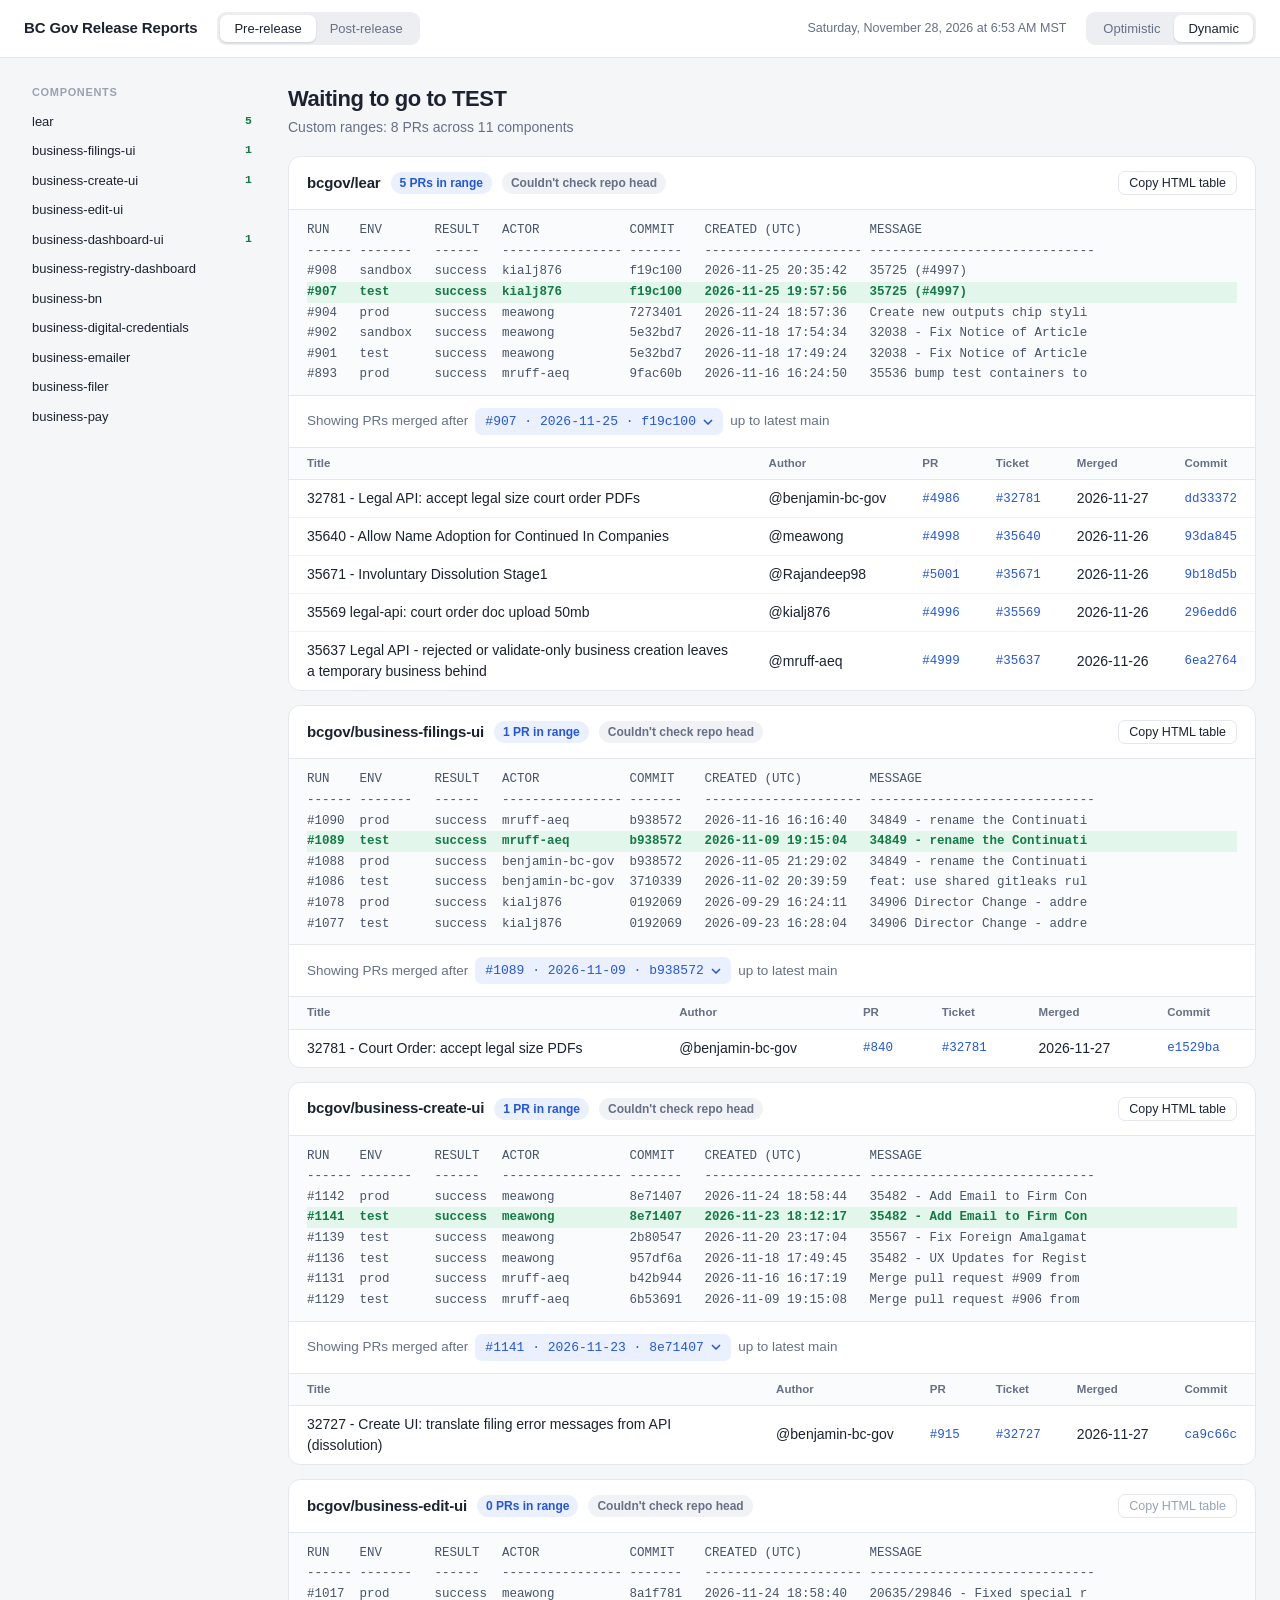
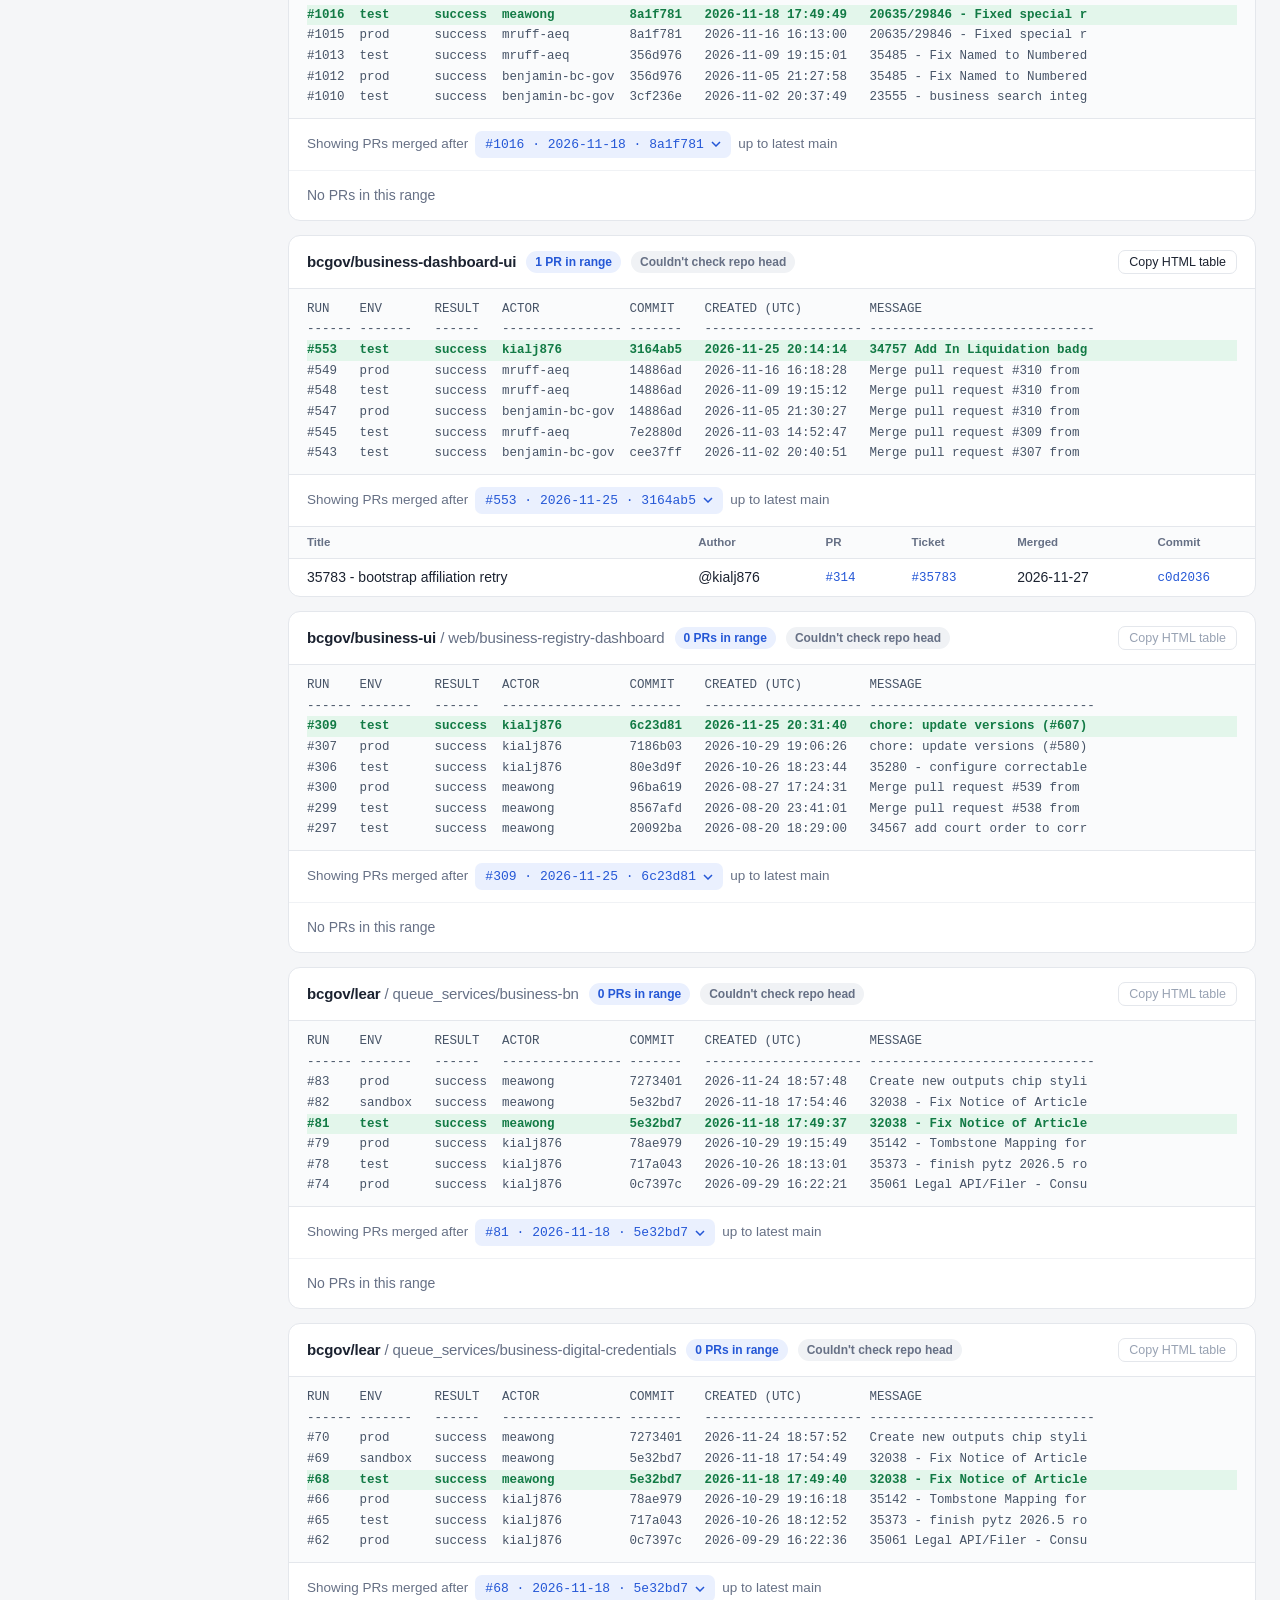
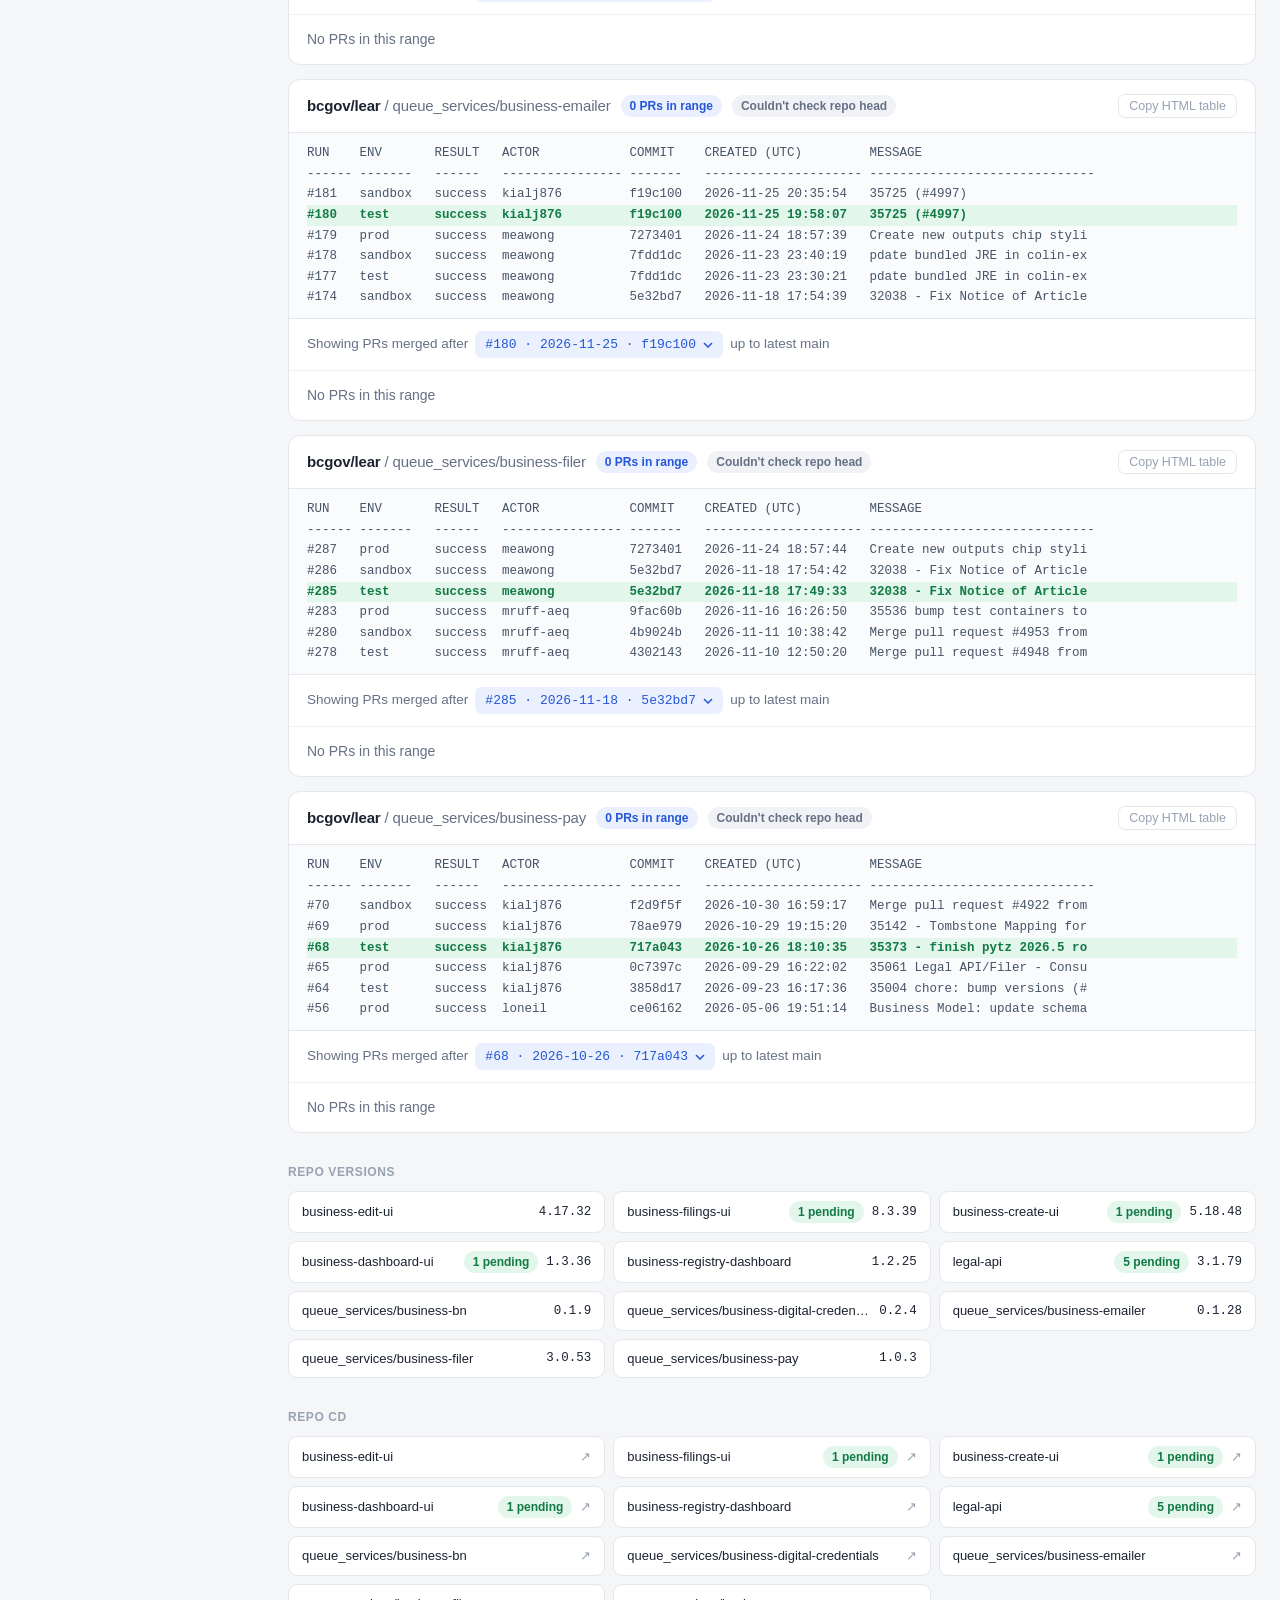
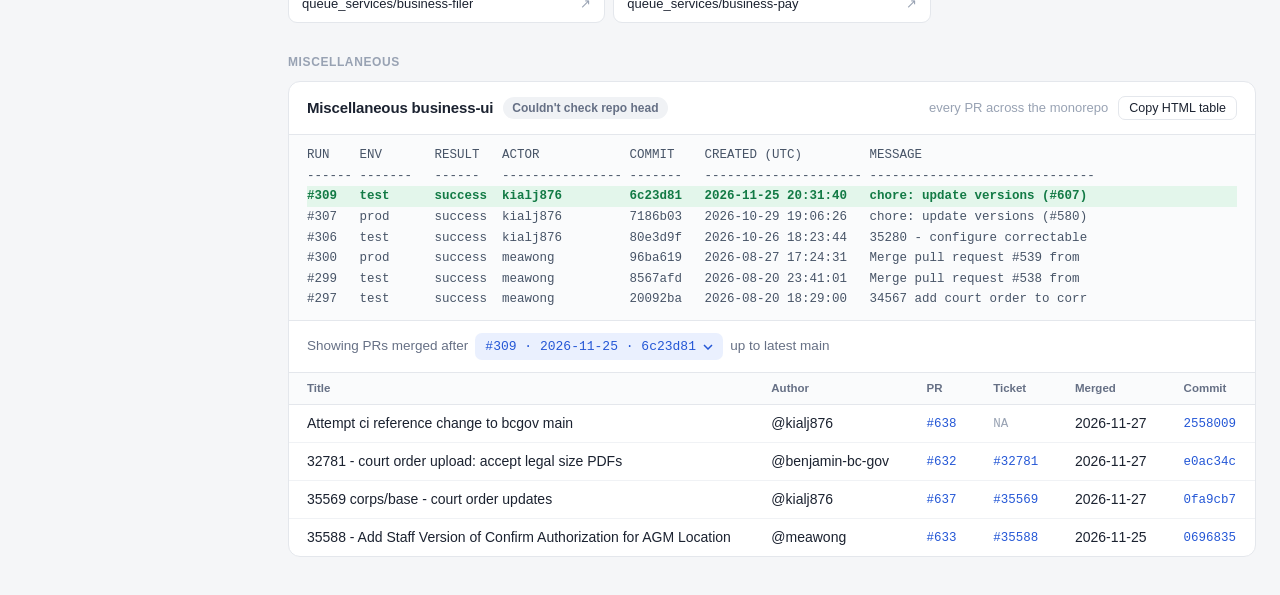
<file: index.html>
<!DOCTYPE html>
<html lang="en">
<head>
<meta charset="utf-8">
<title>BC Gov Release Reports</title>
<script>
  // Each report is a full page. Honour #pre / #post links, else the last tab.
  let page = location.hash.slice(1);
  if (page !== "pre" && page !== "post") {
    try { page = localStorage.getItem("release-report-tab"); } catch {}
  }
  if (page !== "post") page = "pre";
  location.replace(page + "-release-report/" + page + "-release-report.html");
</script>
</head>
<body>
<noscript><a href="pre-release-report/pre-release-report.html">Pre-release</a> <a href="post-release-report/post-release-report.html">Post-release</a></noscript>
</body>
</html>
</file>
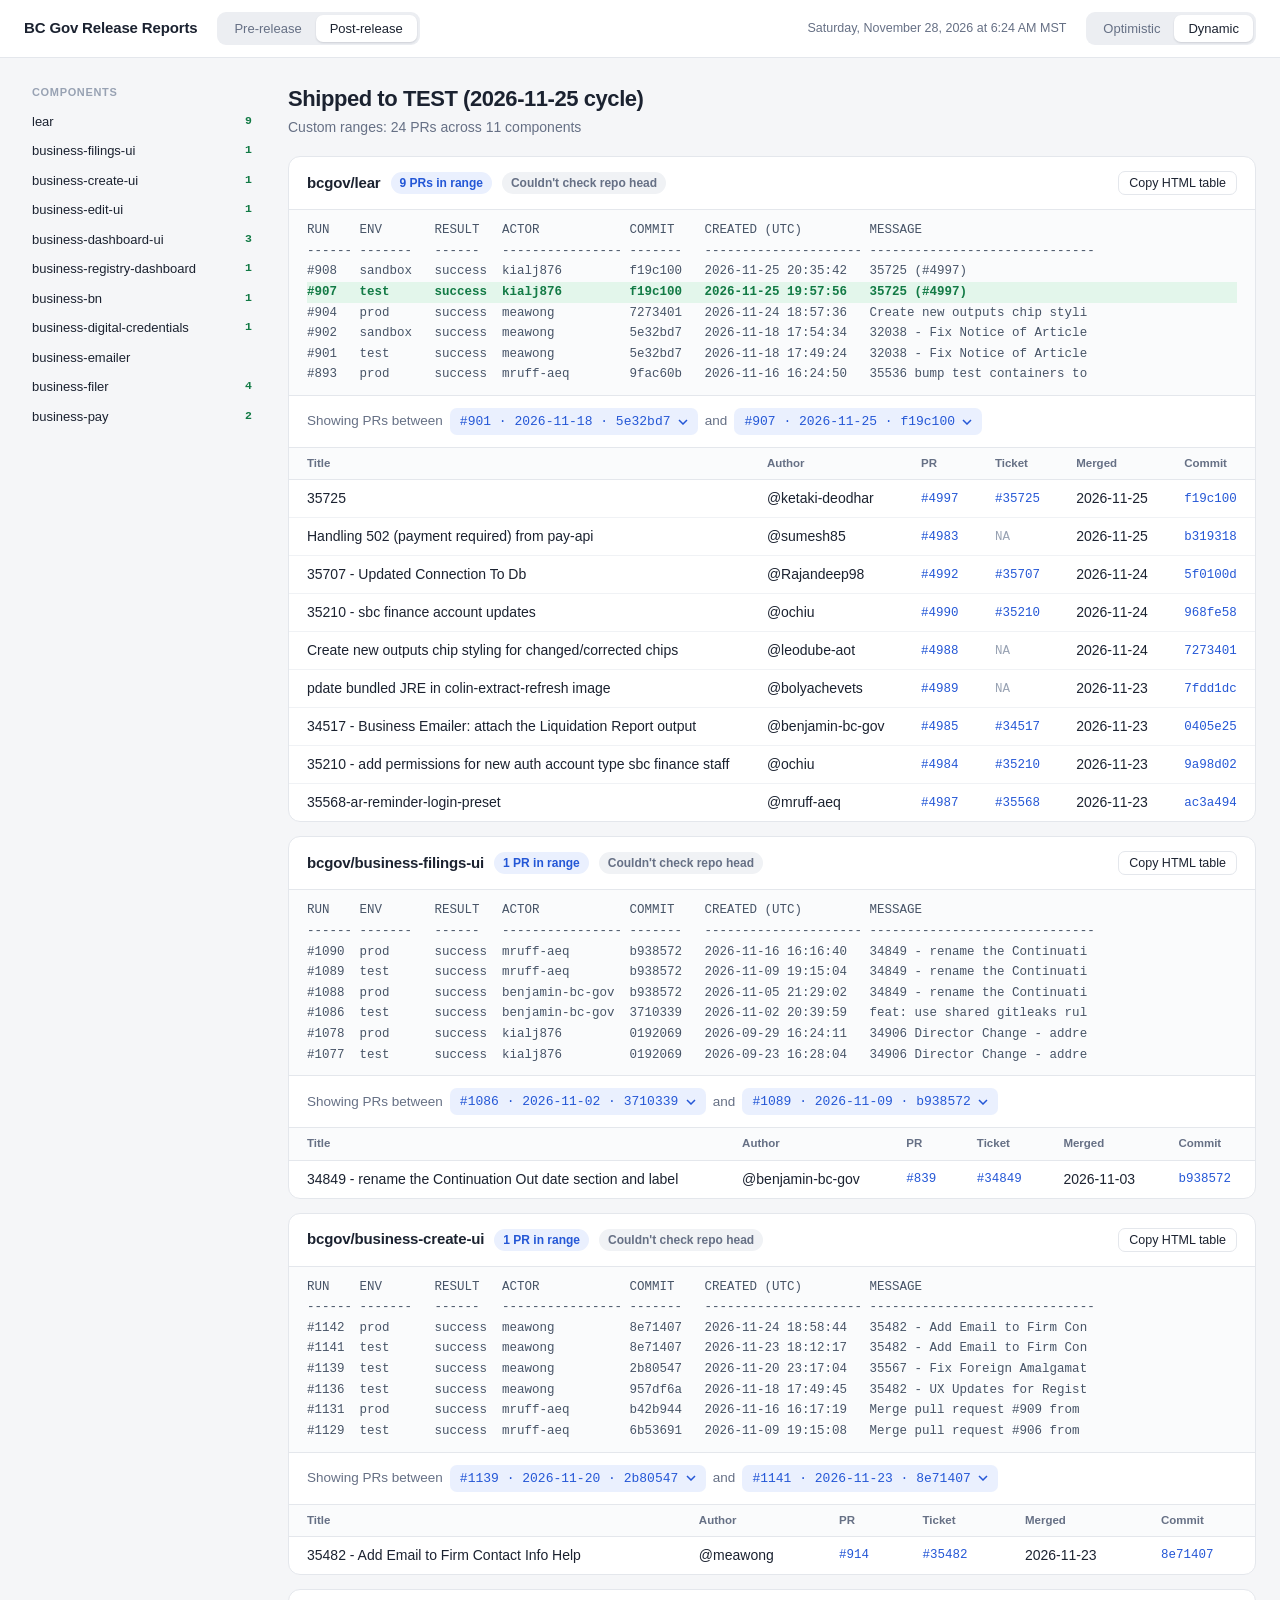
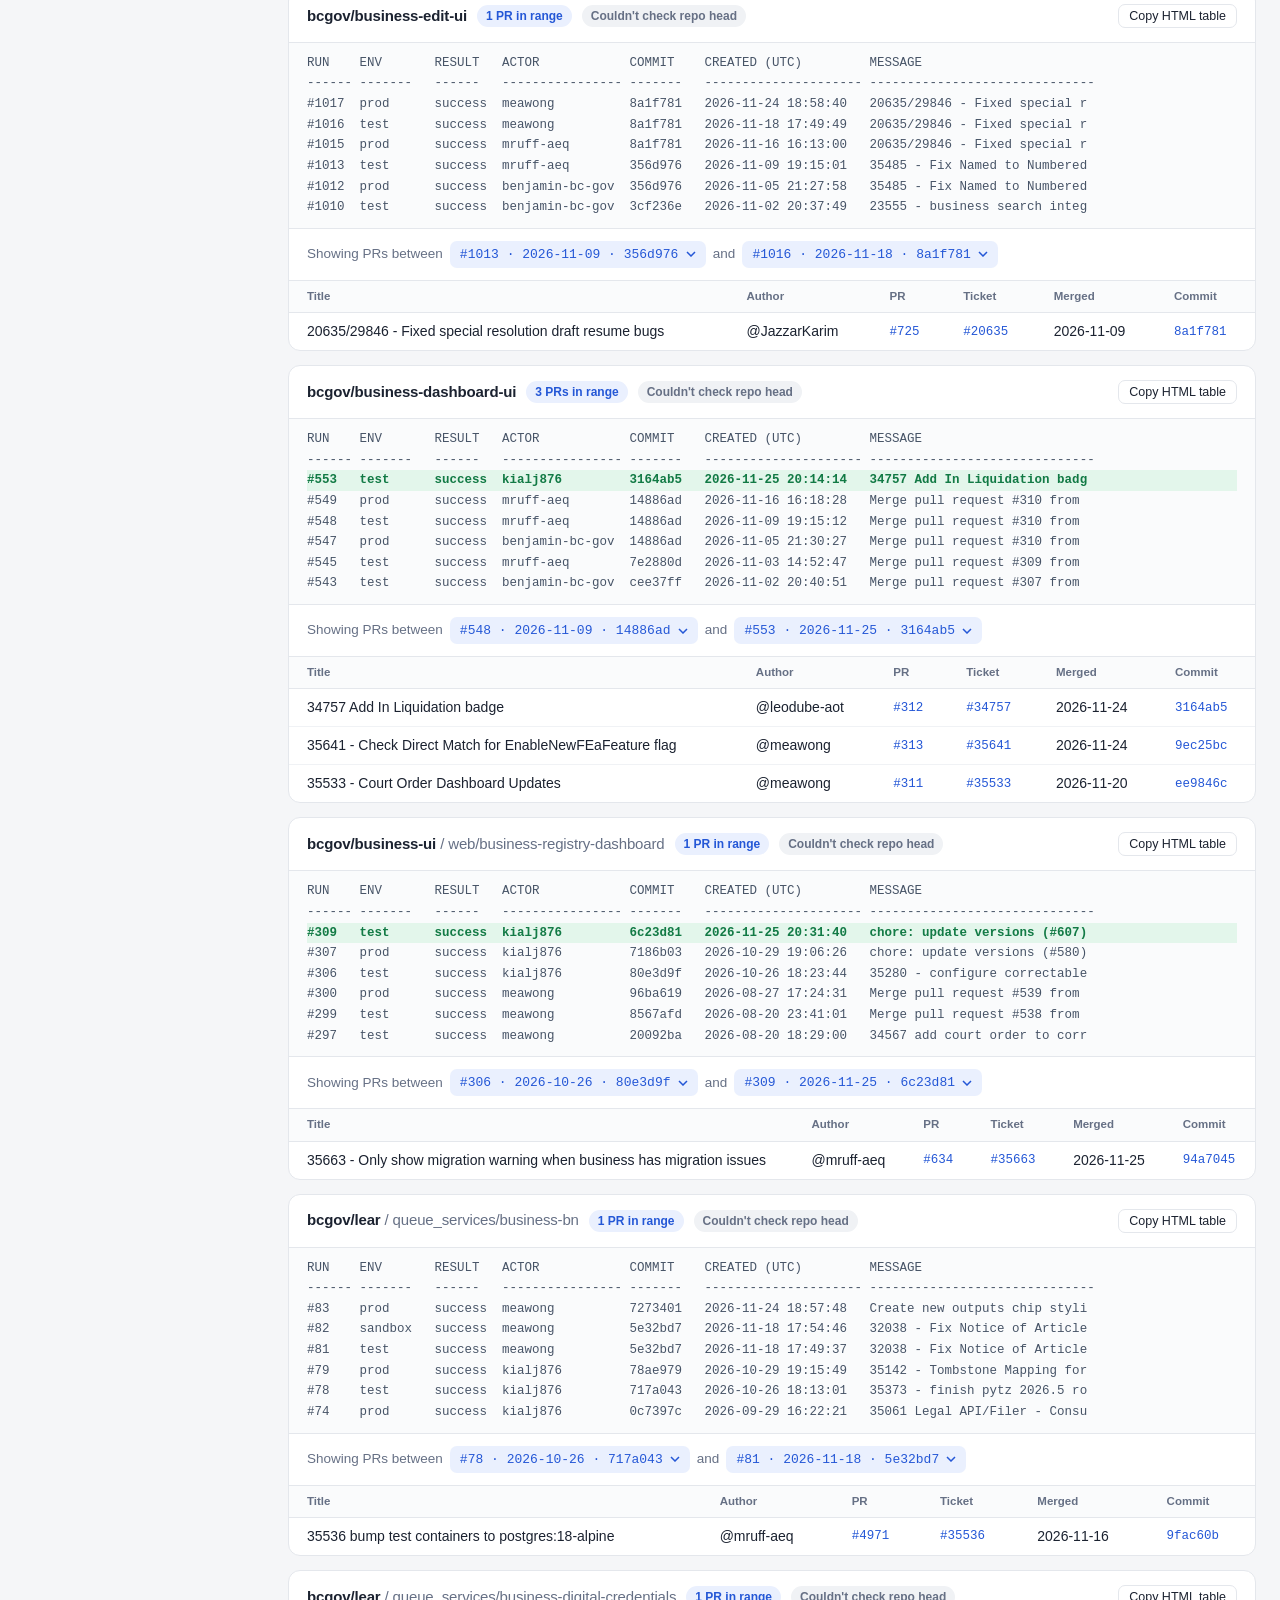
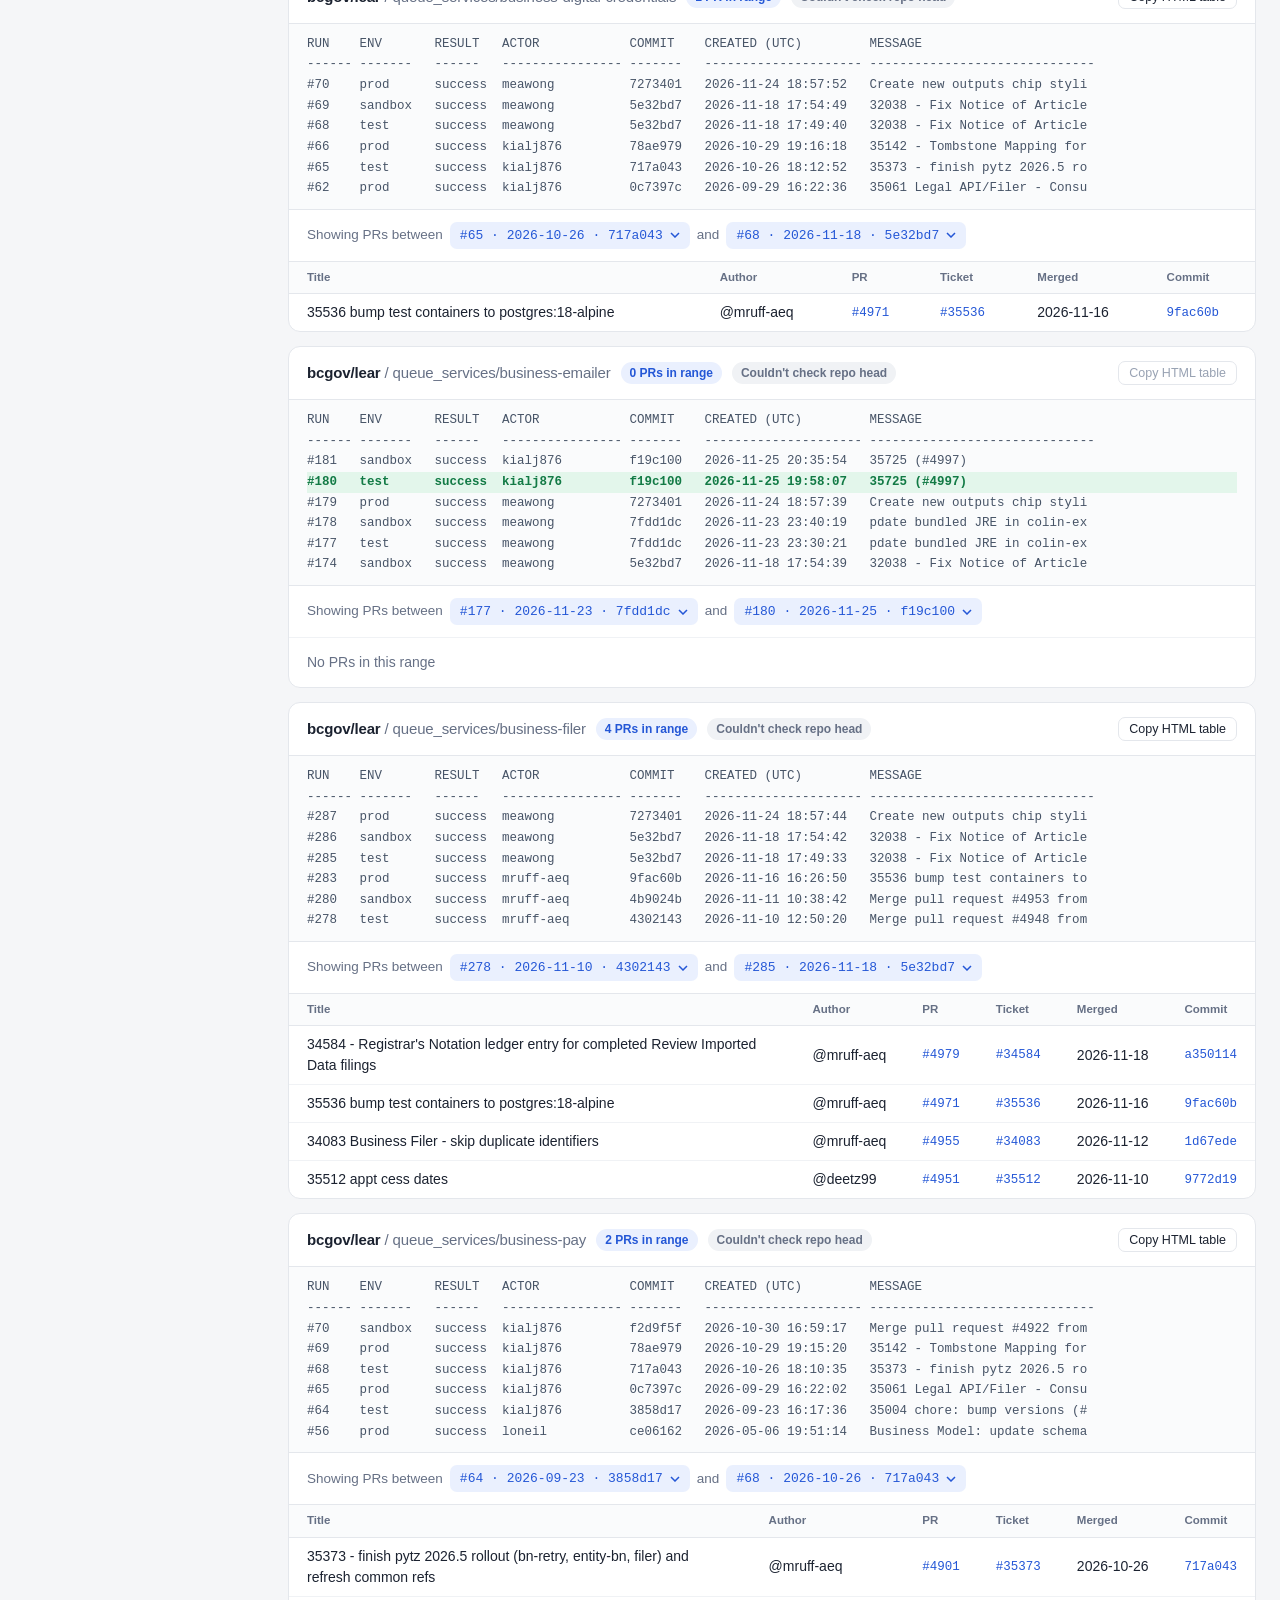
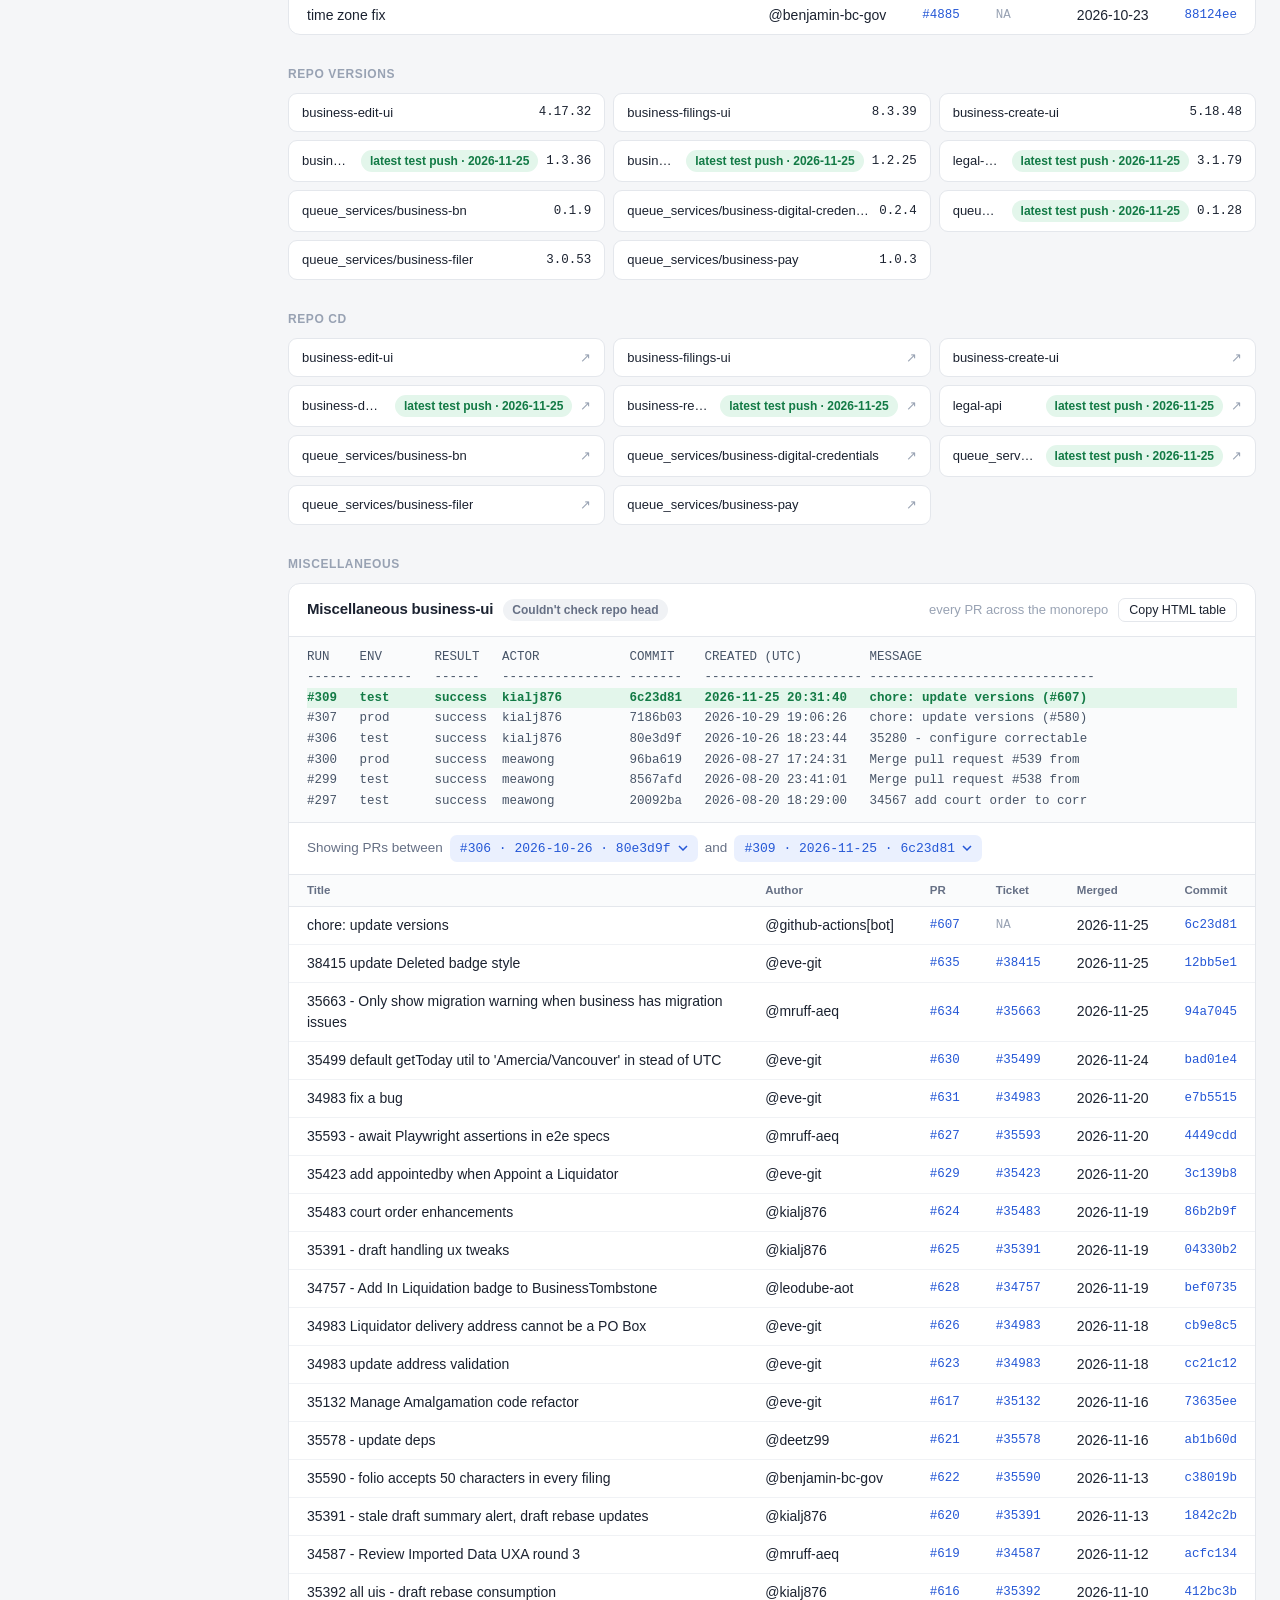
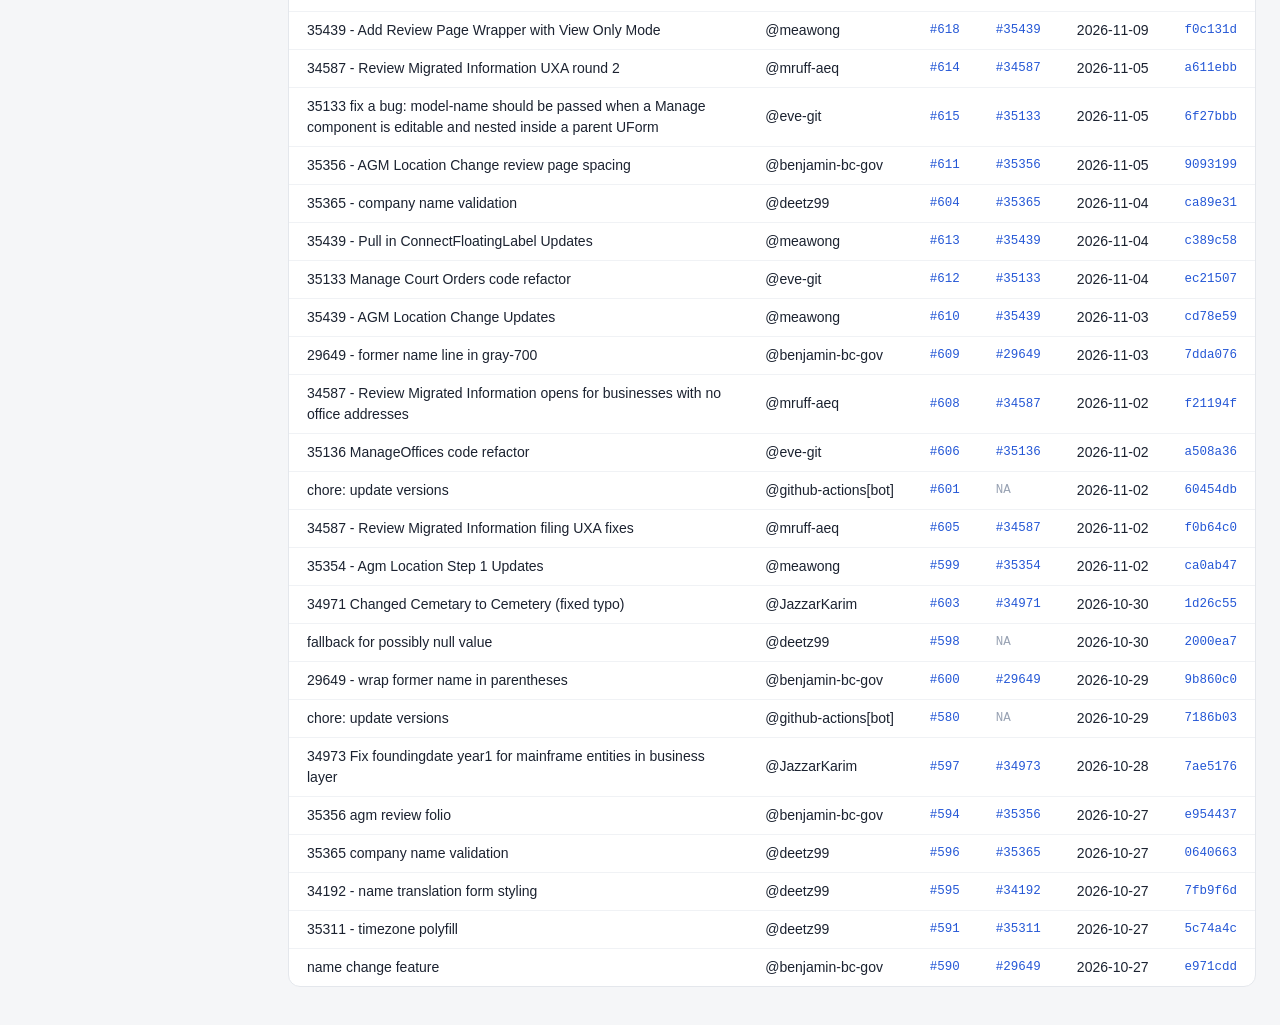
<file: post-release-report/post-release-report.html>
<!DOCTYPE html>
<html lang="en"><head><meta charset="utf-8"><meta name="viewport" content="width=device-width, initial-scale=1"><title>Post-release | BC Gov Release Reports</title><link rel="stylesheet" href="../report.css"></head>
<body data-report="post">
<h1>Post-Release Report (PRs that have been pushed into TEST this release cycle)</h1>
<p>Generated: Saturday, November 28, 2026 at 6:24 AM MST</p>
<!-- bcgov/lear -->
<h2>
bcgov/lear
</h2>
<pre>
RUN    ENV       RESULT   ACTOR            COMMIT    CREATED (UTC)         MESSAGE                       
------ -------   ------   ---------------- -------   --------------------- ------------------------------
#908   sandbox   success  kialj876         f19c100   2026-11-25 20:35:42   35725 (#4997)                 
#907   test      success  kialj876         f19c100   2026-11-25 19:57:56   35725 (#4997)                 
#904   prod      success  meawong          7273401   2026-11-24 18:57:36   Create new outputs chip styli 
#902   sandbox   success  meawong          5e32bd7   2026-11-18 17:54:34   32038 - Fix Notice of Article 
#901   test      success  meawong          5e32bd7   2026-11-18 17:49:24   32038 - Fix Notice of Article 
#893   prod      success  mruff-aeq        9fac60b   2026-11-16 16:24:50   35536 bump test containers to 

<script>document.currentScript.parentElement.prData = {"kind":"post","repo":"bcgov/lear","head":"dd33372173d68c4739249f030feabe2d89096e7b","branch":"main","from":"5e32bd7","to":"f19c100","optimistic":[{"pr":"#4997","ticket":"#35725","commit":"f19c100","date":"2026-11-25","author":"@ketaki-deodhar","title":"35725"},{"pr":"#4983","ticket":"NA","commit":"b319318","date":"2026-11-25","author":"@sumesh85","title":"Handling 502 (payment required) from pay-api"},{"pr":"#4992","ticket":"#35707","commit":"5f0100d","date":"2026-11-24","author":"@Rajandeep98","title":"35707 - Updated Connection To Db"},{"pr":"#4990","ticket":"#35210","commit":"968fe58","date":"2026-11-24","author":"@ochiu","title":"35210 - sbc finance account updates"},{"pr":"#4988","ticket":"NA","commit":"7273401","date":"2026-11-24","author":"@leodube-aot","title":"Create new outputs chip styling for changed/corrected chips"},{"pr":"#4989","ticket":"NA","commit":"7fdd1dc","date":"2026-11-23","author":"@bolyachevets","title":"pdate bundled JRE in colin-extract-refresh image"},{"pr":"#4985","ticket":"#34517","commit":"0405e25","date":"2026-11-23","author":"@benjamin-bc-gov","title":"34517 - Business Emailer: attach the Liquidation Report output"},{"pr":"#4984","ticket":"#35210","commit":"9a98d02","date":"2026-11-23","author":"@ochiu","title":"35210 - add permissions for new auth account type sbc finance staff"},{"pr":"#4987","ticket":"#35568","commit":"ac3a494","date":"2026-11-23","author":"@mruff-aeq","title":"35568-ar-reminder-login-preset"}],"points":[{"run":907,"sha":"f19c100","date":"2026-11-25","result":"success","newer":5,"onMain":true},{"run":901,"sha":"5e32bd7","date":"2026-11-18","result":"success","newer":14,"onMain":true}],"dynamic":[{"pr":"#4986","ticket":"#32781","commit":"dd33372","date":"2026-11-27","author":"@benjamin-bc-gov","title":"32781 - Legal API: accept legal size court order PDFs"},{"pr":"#4998","ticket":"#35640","commit":"93da845","date":"2026-11-26","author":"@meawong","title":"35640 - Allow Name Adoption for Continued In Companies"},{"pr":"#5001","ticket":"#35671","commit":"9b18d5b","date":"2026-11-26","author":"@Rajandeep98","title":"35671 - Involuntary Dissolution Stage1"},{"pr":"#4996","ticket":"#35569","commit":"296edd6","date":"2026-11-26","author":"@kialj876","title":"35569 legal-api: court order doc upload 50mb"},{"pr":"#4999","ticket":"#35637","commit":"6ea2764","date":"2026-11-26","author":"@mruff-aeq","title":"35637 Legal API - rejected or validate-only business creation leaves a temporary business behind"},{"pr":"#4997","ticket":"#35725","commit":"f19c100","date":"2026-11-25","author":"@ketaki-deodhar","title":"35725"},{"pr":"#4983","ticket":"NA","commit":"b319318","date":"2026-11-25","author":"@sumesh85","title":"Handling 502 (payment required) from pay-api"},{"pr":"#4992","ticket":"#35707","commit":"5f0100d","date":"2026-11-24","author":"@Rajandeep98","title":"35707 - Updated Connection To Db"},{"pr":"#4990","ticket":"#35210","commit":"968fe58","date":"2026-11-24","author":"@ochiu","title":"35210 - sbc finance account updates"},{"pr":"#4988","ticket":"NA","commit":"7273401","date":"2026-11-24","author":"@leodube-aot","title":"Create new outputs chip styling for changed/corrected chips"},{"pr":"#4989","ticket":"NA","commit":"7fdd1dc","date":"2026-11-23","author":"@bolyachevets","title":"pdate bundled JRE in colin-extract-refresh image"},{"pr":"#4985","ticket":"#34517","commit":"0405e25","date":"2026-11-23","author":"@benjamin-bc-gov","title":"34517 - Business Emailer: attach the Liquidation Report output"},{"pr":"#4984","ticket":"#35210","commit":"9a98d02","date":"2026-11-23","author":"@ochiu","title":"35210 - add permissions for new auth account type sbc finance staff"},{"pr":"#4987","ticket":"#35568","commit":"ac3a494","date":"2026-11-23","author":"@mruff-aeq","title":"35568-ar-reminder-login-preset"}]};</script>
</pre>
<hr>
<!-- bcgov/business-filings-ui -->
<h2>
bcgov/business-filings-ui
</h2>
<pre>
RUN    ENV       RESULT   ACTOR            COMMIT    CREATED (UTC)         MESSAGE                       
------ -------   ------   ---------------- -------   --------------------- ------------------------------
#1090  prod      success  mruff-aeq        b938572   2026-11-16 16:16:40   34849 - rename the Continuati 
#1089  test      success  mruff-aeq        b938572   2026-11-09 19:15:04   34849 - rename the Continuati 
#1088  prod      success  benjamin-bc-gov  b938572   2026-11-05 21:29:02   34849 - rename the Continuati 
#1086  test      success  benjamin-bc-gov  3710339   2026-11-02 20:39:59   feat: use shared gitleaks rul 
#1078  prod      success  kialj876         0192069   2026-09-29 16:24:11   34906 Director Change - addre 
#1077  test      success  kialj876         0192069   2026-09-23 16:28:04   34906 Director Change - addre 

<script>document.currentScript.parentElement.prData = {"kind":"post","repo":"bcgov/business-filings-ui","head":"e1529ba482de59cd11406dd38192a6be26682b60","branch":"main","from":"3710339","to":"b938572","optimistic":[{"pr":"#839","ticket":"#34849","commit":"b938572","date":"2026-11-03","author":"@benjamin-bc-gov","title":"34849 - rename the Continuation Out date section and label"}],"points":[{"run":1089,"sha":"b938572","date":"2026-11-09","result":"success","newer":1,"onMain":true},{"run":1086,"sha":"3710339","date":"2026-11-02","result":"success","newer":2,"onMain":true},{"run":1077,"sha":"0192069","date":"2026-09-23","result":"success","newer":7,"onMain":true}],"dynamic":[{"pr":"#840","ticket":"#32781","commit":"e1529ba","date":"2026-11-27","author":"@benjamin-bc-gov","title":"32781 - Court Order: accept legal size PDFs"},{"pr":"#839","ticket":"#34849","commit":"b938572","date":"2026-11-03","author":"@benjamin-bc-gov","title":"34849 - rename the Continuation Out date section and label"},{"pr":"#838","ticket":"NA","commit":"3710339","date":"2026-10-14","author":"@panish16","title":"feat: use shared gitleaks rules from bcregistry-sre"},{"pr":"#837","ticket":"#34995","commit":"42e8c93","date":"2026-10-09","author":"@meawong","title":"34995 - CAO Documents Delivery Section should be Editable"},{"pr":"#836","ticket":"#35045","commit":"09d4739","date":"2026-10-08","author":"@benjamin-bc-gov","title":"35045 document delivery fix"},{"pr":"#835","ticket":"#34051","commit":"2edb63f","date":"2026-10-08","author":"@mruff-aeq","title":"34051 bump staff-payment to 2.1.77 (lower case DAT number leading letter)"},{"pr":"#834","ticket":"#34619","commit":"9fcb2a5","date":"2026-10-07","author":"@panish16","title":"feat: add lefthook pre-commit hook with gitleaks secret scanning"}]};</script>
</pre>
<hr>
<!-- bcgov/business-create-ui -->
<h2>
bcgov/business-create-ui
</h2>
<pre>
RUN    ENV       RESULT   ACTOR            COMMIT    CREATED (UTC)         MESSAGE                       
------ -------   ------   ---------------- -------   --------------------- ------------------------------
#1142  prod      success  meawong          8e71407   2026-11-24 18:58:44   35482 - Add Email to Firm Con 
#1141  test      success  meawong          8e71407   2026-11-23 18:12:17   35482 - Add Email to Firm Con 
#1139  test      success  meawong          2b80547   2026-11-20 23:17:04   35567 - Fix Foreign Amalgamat 
#1136  test      success  meawong          957df6a   2026-11-18 17:49:45   35482 - UX Updates for Regist 
#1131  prod      success  mruff-aeq        b42b944   2026-11-16 16:17:19   Merge pull request #909 from  
#1129  test      success  mruff-aeq        6b53691   2026-11-09 19:15:08   Merge pull request #906 from  

<script>document.currentScript.parentElement.prData = {"kind":"post","repo":"bcgov/business-create-ui","head":"ca9c66c465c980772f1507d1c68c4b8be6927641","branch":"main","from":"2b80547","to":"8e71407","optimistic":[{"pr":"#914","ticket":"#35482","commit":"8e71407","date":"2026-11-23","author":"@meawong","title":"35482 - Add Email to Firm Contact Info Help"}],"points":[{"run":1141,"sha":"8e71407","date":"2026-11-23","result":"success","newer":1,"onMain":true},{"run":1139,"sha":"2b80547","date":"2026-11-20","result":"success","newer":2,"onMain":true},{"run":1136,"sha":"957df6a","date":"2026-11-18","result":"success","newer":4,"onMain":true},{"run":1129,"sha":"6b53691","date":"2026-11-09","result":"success","newer":9,"onMain":true}],"dynamic":[{"pr":"#915","ticket":"#32727","commit":"ca9c66c","date":"2026-11-27","author":"@benjamin-bc-gov","title":"32727 - Create UI: translate filing error messages from API (dissolution)"},{"pr":"#914","ticket":"#35482","commit":"8e71407","date":"2026-11-23","author":"@meawong","title":"35482 - Add Email to Firm Contact Info Help"},{"pr":"#913","ticket":"#35567","commit":"2b80547","date":"2026-11-20","author":"@meawong","title":"35567 - Fix Foreign Amalgamating Business A-Prefix Identifiers Type Display"},{"pr":"#912","ticket":"#35639","commit":"1df23cf","date":"2026-11-19","author":"@meawong","title":"35639 - Fix Numbered to Name for C Prefixed Companies"},{"pr":"#911","ticket":"#35482","commit":"957df6a","date":"2026-11-18","author":"@meawong","title":"35482 - UX Updates for Registration Business Lookup No Match"},{"pr":"#910","ticket":"#35635","commit":"eda1538","date":"2026-11-17","author":"@meawong","title":"35635 - Remove read only for Registration CP Email"},{"pr":"#907","ticket":"#35842","commit":"1356b30","date":"2026-11-16","author":"@meawong","title":"35842 - Add Registration Flow Updates for SP + GP"},{"pr":"#908","ticket":"#35567","commit":"70ecc27","date":"2026-11-16","author":"@meawong","title":"35567 - Update to Amalg Jurisdiction Display and Picker"},{"pr":"#909","ticket":"#35400","commit":"b42b944","date":"2026-11-16","author":"@mruff-aeq","title":"35400 rename short-form amalgamation step to Confirm Directors"}]};</script>
</pre>
<hr>
<!-- bcgov/business-edit-ui -->
<h2>
bcgov/business-edit-ui
</h2>
<pre>
RUN    ENV       RESULT   ACTOR            COMMIT    CREATED (UTC)         MESSAGE                       
------ -------   ------   ---------------- -------   --------------------- ------------------------------
#1017  prod      success  meawong          8a1f781   2026-11-24 18:58:40   20635/29846 - Fixed special r 
#1016  test      success  meawong          8a1f781   2026-11-18 17:49:49   20635/29846 - Fixed special r 
#1015  prod      success  mruff-aeq        8a1f781   2026-11-16 16:13:00   20635/29846 - Fixed special r 
#1013  test      success  mruff-aeq        356d976   2026-11-09 19:15:01   35485 - Fix Named to Numbered 
#1012  prod      success  benjamin-bc-gov  356d976   2026-11-05 21:27:58   35485 - Fix Named to Numbered 
#1010  test      success  benjamin-bc-gov  3cf236e   2026-11-02 20:37:49   23555 - business search integ 

<script>document.currentScript.parentElement.prData = {"kind":"post","repo":"bcgov/business-edit-ui","head":"8a1f781e4a2bf14c7da64ec7d6c0e61e2bb50214","branch":"main","from":"356d976","to":"8a1f781","optimistic":[{"pr":"#725","ticket":"#20635","commit":"8a1f781","date":"2026-11-09","author":"@JazzarKarim","title":"20635/29846 - Fixed special resolution draft resume bugs"}],"points":[{"run":1016,"sha":"8a1f781","date":"2026-11-18","result":"success","newer":0,"onMain":true},{"run":1013,"sha":"356d976","date":"2026-11-09","result":"success","newer":1,"onMain":true},{"run":1010,"sha":"3cf236e","date":"2026-11-02","result":"success","newer":2,"onMain":true}],"dynamic":[{"pr":"#725","ticket":"#20635","commit":"8a1f781","date":"2026-11-09","author":"@JazzarKarim","title":"20635/29846 - Fixed special resolution draft resume bugs"},{"pr":"#724","ticket":"#35485","commit":"356d976","date":"2026-11-05","author":"@meawong","title":"35485 - Fix Named to Numbered Company Name for C Types"}]};</script>
</pre>
<hr>
<!-- bcgov/business-dashboard-ui -->
<h2>
bcgov/business-dashboard-ui
</h2>
<pre>
RUN    ENV       RESULT   ACTOR            COMMIT    CREATED (UTC)         MESSAGE                       
------ -------   ------   ---------------- -------   --------------------- ------------------------------
#553   test      success  kialj876         3164ab5   2026-11-25 20:14:14   34757 Add In Liquidation badg 
#549   prod      success  mruff-aeq        14886ad   2026-11-16 16:18:28   Merge pull request #310 from  
#548   test      success  mruff-aeq        14886ad   2026-11-09 19:15:12   Merge pull request #310 from  
#547   prod      success  benjamin-bc-gov  14886ad   2026-11-05 21:30:27   Merge pull request #310 from  
#545   test      success  mruff-aeq        7e2880d   2026-11-03 14:52:47   Merge pull request #309 from  
#543   test      success  benjamin-bc-gov  cee37ff   2026-11-02 20:40:51   Merge pull request #307 from  

<script>document.currentScript.parentElement.prData = {"kind":"post","repo":"bcgov/business-dashboard-ui","head":"c0d20368e83e4340dc49dfcf02ef3406e415e78c","branch":"main","from":"14886ad","to":"3164ab5","optimistic":[{"pr":"#312","ticket":"#34757","commit":"3164ab5","date":"2026-11-24","author":"@leodube-aot","title":"34757 Add In Liquidation badge"},{"pr":"#313","ticket":"#35641","commit":"9ec25bc","date":"2026-11-24","author":"@meawong","title":"35641 - Check Direct Match for EnableNewFEaFeature flag"},{"pr":"#311","ticket":"#35533","commit":"ee9846c","date":"2026-11-20","author":"@meawong","title":"35533 - Court Order Dashboard Updates"}],"points":[{"run":553,"sha":"3164ab5","date":"2026-11-25","result":"success","newer":1,"onMain":true},{"run":548,"sha":"14886ad","date":"2026-11-09","result":"success","newer":4,"onMain":true},{"run":545,"sha":"7e2880d","date":"2026-11-03","result":"success","newer":5,"onMain":true},{"run":543,"sha":"cee37ff","date":"2026-11-02","result":"success","newer":6,"onMain":true}],"dynamic":[{"pr":"#314","ticket":"#35783","commit":"c0d2036","date":"2026-11-27","author":"@kialj876","title":"35783 - bootstrap affiliation retry"},{"pr":"#312","ticket":"#34757","commit":"3164ab5","date":"2026-11-24","author":"@leodube-aot","title":"34757 Add In Liquidation badge"},{"pr":"#313","ticket":"#35641","commit":"9ec25bc","date":"2026-11-24","author":"@meawong","title":"35641 - Check Direct Match for EnableNewFEaFeature flag"},{"pr":"#311","ticket":"#35533","commit":"ee9846c","date":"2026-11-20","author":"@meawong","title":"35533 - Court Order Dashboard Updates"},{"pr":"#310","ticket":"#34587","commit":"14886ad","date":"2026-11-05","author":"@mruff-aeq","title":"34587 - Hide the Missing Information alert when the review to-do covers it"},{"pr":"#309","ticket":"#35077","commit":"7e2880d","date":"2026-11-03","author":"@mruff-aeq","title":"35077 - Review Migrated Information to-do alert styling"}]};</script>
</pre>
<hr>
<!-- bcgov/business-ui web/business-registry-dashboard -->
<h2>
bcgov/business-ui (web/business-registry-dashboard)
</h2>
<pre>
RUN    ENV       RESULT   ACTOR            COMMIT    CREATED (UTC)         MESSAGE                       
------ -------   ------   ---------------- -------   --------------------- ------------------------------
#309   test      success  kialj876         6c23d81   2026-11-25 20:31:40   chore: update versions (#607) 
#307   prod      success  kialj876         7186b03   2026-10-29 19:06:26   chore: update versions (#580) 
#306   test      success  kialj876         80e3d9f   2026-10-26 18:23:44   35280 - configure correctable 
#300   prod      success  meawong          96ba619   2026-08-27 17:24:31   Merge pull request #539 from  
#299   test      success  meawong          8567afd   2026-08-20 23:41:01   Merge pull request #538 from  
#297   test      success  meawong          20092ba   2026-08-20 18:29:00   34567 add court order to corr 

<script>document.currentScript.parentElement.prData = {"kind":"post","repo":"bcgov/business-ui","head":"25580098804ca7fc8749f466c92adc08f2bbccf6","branch":"main","from":"80e3d9f","to":"6c23d81","optimistic":[{"pr":"#634","ticket":"#35663","commit":"94a7045","date":"2026-11-25","author":"@mruff-aeq","title":"35663 - Only show migration warning when business has migration issues"}],"points":[{"run":309,"sha":"6c23d81","date":"2026-11-25","result":"success","newer":0,"onMain":true},{"run":306,"sha":"80e3d9f","date":"2026-10-26","result":"success","newer":1,"onMain":true},{"run":299,"sha":"8567afd","date":"2026-08-20","result":"success","newer":4,"onMain":true},{"run":297,"sha":"20092ba","date":"2026-08-20","result":"success","newer":5,"onMain":true}],"dynamic":[{"pr":"#634","ticket":"#35663","commit":"94a7045","date":"2026-11-25","author":"@mruff-aeq","title":"35663 - Only show migration warning when business has migration issues"},{"pr":"#586","ticket":"#34583","commit":"0d96728","date":"2026-10-22","author":"@meawong","title":"34583 - Update Add Business Modal"},{"pr":"#566","ticket":"#35033","commit":"908daf9","date":"2026-10-06","author":"@mruff-aeq","title":"35033 - pass accountid query param on Get Started link to Name Request UI"},{"pr":"#563","ticket":"#35022","commit":"5090820","date":"2026-10-05","author":"@mruff-aeq","title":"35022 - Lookup shows Added for affiliations outside the current My List page"},{"pr":"#538","ticket":"#30730","commit":"8567afd","date":"2026-08-20","author":"@Jxio","title":"Account Access Screen UXA - minor tweaks"}]};</script>
</pre>
<hr>
<!-- bcgov/lear queue_services/business-bn -->
<h2>
bcgov/lear (queue_services/business-bn)
</h2>
<pre>
RUN    ENV       RESULT   ACTOR            COMMIT    CREATED (UTC)         MESSAGE                       
------ -------   ------   ---------------- -------   --------------------- ------------------------------
#83    prod      success  meawong          7273401   2026-11-24 18:57:48   Create new outputs chip styli 
#82    sandbox   success  meawong          5e32bd7   2026-11-18 17:54:46   32038 - Fix Notice of Article 
#81    test      success  meawong          5e32bd7   2026-11-18 17:49:37   32038 - Fix Notice of Article 
#79    prod      success  kialj876         78ae979   2026-10-29 19:15:49   35142 - Tombstone Mapping for 
#78    test      success  kialj876         717a043   2026-10-26 18:13:01   35373 - finish pytz 2026.5 ro 
#74    prod      success  kialj876         0c7397c   2026-09-29 16:22:21   35061 Legal API/Filer - Consu 

<script>document.currentScript.parentElement.prData = {"kind":"post","repo":"bcgov/lear","head":"dd33372173d68c4739249f030feabe2d89096e7b","branch":"main","from":"","to":"","optimistic":[],"points":[{"run":81,"sha":"5e32bd7","date":"2026-11-18","result":"success","newer":0,"onMain":true},{"run":78,"sha":"717a043","date":"2026-10-26","result":"success","newer":1,"onMain":true}],"dynamic":[{"pr":"#4971","ticket":"#35536","commit":"9fac60b","date":"2026-11-16","author":"@mruff-aeq","title":"35536 bump test containers to postgres:18-alpine"}]};</script>
</pre>
<hr>
<!-- bcgov/lear queue_services/business-digital-credentials -->
<h2>
bcgov/lear (queue_services/business-digital-credentials)
</h2>
<pre>
RUN    ENV       RESULT   ACTOR            COMMIT    CREATED (UTC)         MESSAGE                       
------ -------   ------   ---------------- -------   --------------------- ------------------------------
#70    prod      success  meawong          7273401   2026-11-24 18:57:52   Create new outputs chip styli 
#69    sandbox   success  meawong          5e32bd7   2026-11-18 17:54:49   32038 - Fix Notice of Article 
#68    test      success  meawong          5e32bd7   2026-11-18 17:49:40   32038 - Fix Notice of Article 
#66    prod      success  kialj876         78ae979   2026-10-29 19:16:18   35142 - Tombstone Mapping for 
#65    test      success  kialj876         717a043   2026-10-26 18:12:52   35373 - finish pytz 2026.5 ro 
#62    prod      success  kialj876         0c7397c   2026-09-29 16:22:36   35061 Legal API/Filer - Consu 

<script>document.currentScript.parentElement.prData = {"kind":"post","repo":"bcgov/lear","head":"dd33372173d68c4739249f030feabe2d89096e7b","branch":"main","from":"","to":"","optimistic":[],"points":[{"run":68,"sha":"5e32bd7","date":"2026-11-18","result":"success","newer":0,"onMain":true},{"run":65,"sha":"717a043","date":"2026-10-26","result":"success","newer":1,"onMain":true}],"dynamic":[{"pr":"#4971","ticket":"#35536","commit":"9fac60b","date":"2026-11-16","author":"@mruff-aeq","title":"35536 bump test containers to postgres:18-alpine"}]};</script>
</pre>
<hr>
<!-- bcgov/lear queue_services/business-emailer -->
<h2>
bcgov/lear (queue_services/business-emailer)
</h2>
<pre>
RUN    ENV       RESULT   ACTOR            COMMIT    CREATED (UTC)         MESSAGE                       
------ -------   ------   ---------------- -------   --------------------- ------------------------------
#181   sandbox   success  kialj876         f19c100   2026-11-25 20:35:54   35725 (#4997)                 
#180   test      success  kialj876         f19c100   2026-11-25 19:58:07   35725 (#4997)                 
#179   prod      success  meawong          7273401   2026-11-24 18:57:39   Create new outputs chip styli 
#178   sandbox   success  meawong          7fdd1dc   2026-11-23 23:40:19   pdate bundled JRE in colin-ex 
#177   test      success  meawong          7fdd1dc   2026-11-23 23:30:21   pdate bundled JRE in colin-ex 
#174   sandbox   success  meawong          5e32bd7   2026-11-18 17:54:39   32038 - Fix Notice of Article 

<script>document.currentScript.parentElement.prData = {"kind":"post","repo":"bcgov/lear","head":"dd33372173d68c4739249f030feabe2d89096e7b","branch":"main","from":"7fdd1dc","to":"f19c100","optimistic":[],"points":[{"run":180,"sha":"f19c100","date":"2026-11-25","result":"success","newer":0,"onMain":true},{"run":177,"sha":"7fdd1dc","date":"2026-11-23","result":"success","newer":0,"onMain":true}],"dynamic":[]};</script>
</pre>
<hr>
<!-- bcgov/lear queue_services/business-filer -->
<h2>
bcgov/lear (queue_services/business-filer)
</h2>
<pre>
RUN    ENV       RESULT   ACTOR            COMMIT    CREATED (UTC)         MESSAGE                       
------ -------   ------   ---------------- -------   --------------------- ------------------------------
#287   prod      success  meawong          7273401   2026-11-24 18:57:44   Create new outputs chip styli 
#286   sandbox   success  meawong          5e32bd7   2026-11-18 17:54:42   32038 - Fix Notice of Article 
#285   test      success  meawong          5e32bd7   2026-11-18 17:49:33   32038 - Fix Notice of Article 
#283   prod      success  mruff-aeq        9fac60b   2026-11-16 16:26:50   35536 bump test containers to 
#280   sandbox   success  mruff-aeq        4b9024b   2026-11-11 10:38:42   Merge pull request #4953 from 
#278   test      success  mruff-aeq        4302143   2026-11-10 12:50:20   Merge pull request #4948 from 

<script>document.currentScript.parentElement.prData = {"kind":"post","repo":"bcgov/lear","head":"dd33372173d68c4739249f030feabe2d89096e7b","branch":"main","from":"4302143","to":"5e32bd7","optimistic":[{"pr":"#4979","ticket":"#34584","commit":"a350114","date":"2026-11-18","author":"@mruff-aeq","title":"34584 - Registrar's Notation ledger entry for completed Review Imported Data filings"},{"pr":"#4971","ticket":"#35536","commit":"9fac60b","date":"2026-11-16","author":"@mruff-aeq","title":"35536 bump test containers to postgres:18-alpine"},{"pr":"#4955","ticket":"#34083","commit":"1d67ede","date":"2026-11-12","author":"@mruff-aeq","title":"34083 Business Filer - skip duplicate identifiers"},{"pr":"#4951","ticket":"#35512","commit":"9772d19","date":"2026-11-10","author":"@deetz99","title":"35512 appt cess dates"}],"points":[{"run":285,"sha":"5e32bd7","date":"2026-11-18","result":"success","newer":0,"onMain":true},{"run":278,"sha":"4302143","date":"2026-11-10","result":"success","newer":4,"onMain":true}],"dynamic":[{"pr":"#4979","ticket":"#34584","commit":"a350114","date":"2026-11-18","author":"@mruff-aeq","title":"34584 - Registrar's Notation ledger entry for completed Review Imported Data filings"},{"pr":"#4971","ticket":"#35536","commit":"9fac60b","date":"2026-11-16","author":"@mruff-aeq","title":"35536 bump test containers to postgres:18-alpine"},{"pr":"#4955","ticket":"#34083","commit":"1d67ede","date":"2026-11-12","author":"@mruff-aeq","title":"34083 Business Filer - skip duplicate identifiers"},{"pr":"#4951","ticket":"#35512","commit":"9772d19","date":"2026-11-10","author":"@deetz99","title":"35512 appt cess dates"}]};</script>
</pre>
<hr>
<!-- bcgov/lear queue_services/business-pay -->
<h2>
bcgov/lear (queue_services/business-pay)
</h2>
<pre>
RUN    ENV       RESULT   ACTOR            COMMIT    CREATED (UTC)         MESSAGE                       
------ -------   ------   ---------------- -------   --------------------- ------------------------------
#70    sandbox   success  kialj876         f2d9f5f   2026-10-30 16:59:17   Merge pull request #4922 from 
#69    prod      success  kialj876         78ae979   2026-10-29 19:15:20   35142 - Tombstone Mapping for 
#68    test      success  kialj876         717a043   2026-10-26 18:10:35   35373 - finish pytz 2026.5 ro 
#65    prod      success  kialj876         0c7397c   2026-09-29 16:22:02   35061 Legal API/Filer - Consu 
#64    test      success  kialj876         3858d17   2026-09-23 16:17:36   35004 chore: bump versions (# 
#56    prod      success  loneil           ce06162   2026-05-06 19:51:14   Business Model: update schema 

<script>document.currentScript.parentElement.prData = {"kind":"post","repo":"bcgov/lear","head":"dd33372173d68c4739249f030feabe2d89096e7b","branch":"main","from":"","to":"","optimistic":[],"points":[{"run":68,"sha":"717a043","date":"2026-10-26","result":"success","newer":0,"onMain":true},{"run":64,"sha":"3858d17","date":"2026-09-23","result":"success","newer":2,"onMain":true}],"dynamic":[{"pr":"#4901","ticket":"#35373","commit":"717a043","date":"2026-10-26","author":"@mruff-aeq","title":"35373 - finish pytz 2026.5 rollout (bn-retry, entity-bn, filer) and refresh common refs"},{"pr":"#4885","ticket":"NA","commit":"88124ee","date":"2026-10-23","author":"@benjamin-bc-gov","title":"time zone fix"}]};</script>
</pre>
<hr>
<!-- repo versions -->
<h2>
Repo Versions
</h2>
<ul>
  <li><strong>business-edit-ui</strong>
    <ul>
      <li>4.17.32</li>
    </ul>
  </li>
  <li><strong>business-filings-ui</strong>
    <ul>
      <li>8.3.39</li>
    </ul>
  </li>
  <li><strong>business-create-ui</strong>
    <ul>
      <li>5.18.48</li>
    </ul>
  </li>
  <li><strong>business-dashboard-ui</strong>
    <ul>
      <li>1.3.36</li>
    </ul>
  </li>
  <li><strong>business-registry-dashboard</strong>
    <ul>
      <li>1.2.25</li>
    </ul>
  </li>
  <li><strong>legal-api</strong>
    <ul>
      <li>3.1.79</li>
    </ul>
  </li>
  <li><strong>queue_services/business-bn</strong>
    <ul>
      <li>0.1.9</li>
    </ul>
  </li>
  <li><strong>queue_services/business-digital-credentials</strong>
    <ul>
      <li>0.2.4</li>
    </ul>
  </li>
  <li><strong>queue_services/business-emailer</strong>
    <ul>
      <li>0.1.28</li>
    </ul>
  </li>
  <li><strong>queue_services/business-filer</strong>
    <ul>
      <li>3.0.53</li>
    </ul>
  </li>
  <li><strong>queue_services/business-pay</strong>
    <ul>
      <li>1.0.3</li>
    </ul>
  </li>
</ul>
<hr>
<!-- repo cd -->
<h2>
Repo CD
</h2>
<ul>
  <li><strong>business-edit-ui</strong>
    <ul>
      <li><a href="https://github.com/bcgov/business-edit-ui/actions/workflows/cd.yml">https://github.com/bcgov/business-edit-ui/actions/workflows/cd.yml</a></li>
    </ul>
  </li>
  <li><strong>business-filings-ui</strong>
    <ul>
      <li><a href="https://github.com/bcgov/business-filings-ui/actions/workflows/cd.yml">https://github.com/bcgov/business-filings-ui/actions/workflows/cd.yml</a></li>
    </ul>
  </li>
  <li><strong>business-create-ui</strong>
    <ul>
      <li><a href="https://github.com/bcgov/business-create-ui/actions/workflows/cd.yml">https://github.com/bcgov/business-create-ui/actions/workflows/cd.yml</a></li>
    </ul>
  </li>
  <li><strong>business-dashboard-ui</strong>
    <ul>
      <li><a href="https://github.com/bcgov/business-dashboard-ui/actions/workflows/cd.yml">https://github.com/bcgov/business-dashboard-ui/actions/workflows/cd.yml</a></li>
    </ul>
  </li>
  <li><strong>business-registry-dashboard</strong>
    <ul>
      <li><a href="https://github.com/bcgov/business-ui/actions/workflows/business-registry-ui-cd.yaml">https://github.com/bcgov/business-ui/actions/workflows/business-registry-ui-cd.yaml</a></li>
    </ul>
  </li>
  <li><strong>legal-api</strong>
    <ul>
      <li><a href="https://github.com/bcgov/lear/actions/workflows/business-api-cd.yml">https://github.com/bcgov/lear/actions/workflows/business-api-cd.yml</a></li>
    </ul>
  </li>
  <li><strong>queue_services/business-bn</strong>
    <ul>
      <li><a href="https://github.com/bcgov/lear/actions/workflows/business-bn-cd.yml">https://github.com/bcgov/lear/actions/workflows/business-bn-cd.yml</a></li>
    </ul>
  </li>
  <li><strong>queue_services/business-digital-credentials</strong>
    <ul>
      <li><a href="https://github.com/bcgov/lear/actions/workflows/business-digital-credentials-cd.yml">https://github.com/bcgov/lear/actions/workflows/business-digital-credentials-cd.yml</a></li>
    </ul>
  </li>
  <li><strong>queue_services/business-emailer</strong>
    <ul>
      <li><a href="https://github.com/bcgov/lear/actions/workflows/business-emailer-cd.yml">https://github.com/bcgov/lear/actions/workflows/business-emailer-cd.yml</a></li>
    </ul>
  </li>
  <li><strong>queue_services/business-filer</strong>
    <ul>
      <li><a href="https://github.com/bcgov/lear/actions/workflows/business-filer-cd.yml">https://github.com/bcgov/lear/actions/workflows/business-filer-cd.yml</a></li>
    </ul>
  </li>
  <li><strong>queue_services/business-pay</strong>
    <ul>
      <li><a href="https://github.com/bcgov/lear/actions/workflows/business-pay-cd.yml">https://github.com/bcgov/lear/actions/workflows/business-pay-cd.yml</a></li>
    </ul>
  </li>
</ul>
<hr>
<!-- bcgov/business-ui miscellaneous -->
<h2>
Miscellaneous business-ui
</h2>
<pre>
RUN    ENV       RESULT   ACTOR            COMMIT    CREATED (UTC)         MESSAGE                       
------ -------   ------   ---------------- -------   --------------------- ------------------------------
#309   test      success  kialj876         6c23d81   2026-11-25 20:31:40   chore: update versions (#607) 
#307   prod      success  kialj876         7186b03   2026-10-29 19:06:26   chore: update versions (#580) 
#306   test      success  kialj876         80e3d9f   2026-10-26 18:23:44   35280 - configure correctable 
#300   prod      success  meawong          96ba619   2026-08-27 17:24:31   Merge pull request #539 from  
#299   test      success  meawong          8567afd   2026-08-20 23:41:01   Merge pull request #538 from  
#297   test      success  meawong          20092ba   2026-08-20 18:29:00   34567 add court order to corr 

<script>document.currentScript.parentElement.prData = {"kind":"post","repo":"bcgov/business-ui","head":"25580098804ca7fc8749f466c92adc08f2bbccf6","branch":"main","from":"80e3d9f","to":"6c23d81","optimistic":[{"pr":"#607","ticket":"NA","commit":"6c23d81","date":"2026-11-25","author":"@github-actions[bot]","title":"chore: update versions"},{"pr":"#635","ticket":"#38415","commit":"12bb5e1","date":"2026-11-25","author":"@eve-git","title":"38415 update Deleted badge style"},{"pr":"#634","ticket":"#35663","commit":"94a7045","date":"2026-11-25","author":"@mruff-aeq","title":"35663 - Only show migration warning when business has migration issues"},{"pr":"#630","ticket":"#35499","commit":"bad01e4","date":"2026-11-24","author":"@eve-git","title":"35499 default getToday util to 'Amercia/Vancouver' in stead of UTC"},{"pr":"#631","ticket":"#34983","commit":"e7b5515","date":"2026-11-20","author":"@eve-git","title":"34983 fix a bug"},{"pr":"#627","ticket":"#35593","commit":"4449cdd","date":"2026-11-20","author":"@mruff-aeq","title":"35593 - await Playwright assertions in e2e specs"},{"pr":"#629","ticket":"#35423","commit":"3c139b8","date":"2026-11-20","author":"@eve-git","title":"35423 add appointedby when Appoint a Liquidator"},{"pr":"#624","ticket":"#35483","commit":"86b2b9f","date":"2026-11-19","author":"@kialj876","title":"35483 court order enhancements"},{"pr":"#625","ticket":"#35391","commit":"04330b2","date":"2026-11-19","author":"@kialj876","title":"35391 - draft handling ux tweaks"},{"pr":"#628","ticket":"#34757","commit":"bef0735","date":"2026-11-19","author":"@leodube-aot","title":"34757 - Add In Liquidation badge to BusinessTombstone"},{"pr":"#626","ticket":"#34983","commit":"cb9e8c5","date":"2026-11-18","author":"@eve-git","title":"34983 Liquidator delivery address cannot be a PO Box"},{"pr":"#623","ticket":"#34983","commit":"cc21c12","date":"2026-11-18","author":"@eve-git","title":"34983 update address validation"},{"pr":"#617","ticket":"#35132","commit":"73635ee","date":"2026-11-16","author":"@eve-git","title":"35132 Manage Amalgamation code refactor"},{"pr":"#621","ticket":"#35578","commit":"ab1b60d","date":"2026-11-16","author":"@deetz99","title":"35578 - update deps"},{"pr":"#622","ticket":"#35590","commit":"c38019b","date":"2026-11-13","author":"@benjamin-bc-gov","title":"35590 - folio accepts 50 characters in every filing"},{"pr":"#620","ticket":"#35391","commit":"1842c2b","date":"2026-11-13","author":"@kialj876","title":"35391 - stale draft summary alert, draft rebase updates"},{"pr":"#619","ticket":"#34587","commit":"acfc134","date":"2026-11-12","author":"@mruff-aeq","title":"34587 - Review Imported Data UXA round 3"},{"pr":"#616","ticket":"#35392","commit":"412bc3b","date":"2026-11-10","author":"@kialj876","title":"35392 all uis - draft rebase consumption"},{"pr":"#618","ticket":"#35439","commit":"f0c131d","date":"2026-11-09","author":"@meawong","title":"35439 - Add Review Page Wrapper with View Only Mode"},{"pr":"#614","ticket":"#34587","commit":"a611ebb","date":"2026-11-05","author":"@mruff-aeq","title":"34587 - Review Migrated Information UXA round 2"},{"pr":"#615","ticket":"#35133","commit":"6f27bbb","date":"2026-11-05","author":"@eve-git","title":"35133 fix a bug: model-name should be passed when a Manage component is editable and nested inside a parent UForm"},{"pr":"#611","ticket":"#35356","commit":"9093199","date":"2026-11-05","author":"@benjamin-bc-gov","title":" 35356 - AGM Location Change review page spacing"},{"pr":"#604","ticket":"#35365","commit":"ca89e31","date":"2026-11-04","author":"@deetz99","title":"35365 - company name validation"},{"pr":"#613","ticket":"#35439","commit":"c389c58","date":"2026-11-04","author":"@meawong","title":"35439 - Pull in ConnectFloatingLabel Updates"},{"pr":"#612","ticket":"#35133","commit":"ec21507","date":"2026-11-04","author":"@eve-git","title":"35133 Manage Court Orders code refactor"},{"pr":"#610","ticket":"#35439","commit":"cd78e59","date":"2026-11-03","author":"@meawong","title":"35439 - AGM Location Change Updates"},{"pr":"#609","ticket":"#29649","commit":"7dda076","date":"2026-11-03","author":"@benjamin-bc-gov","title":"29649 - former name line in gray-700"},{"pr":"#608","ticket":"#34587","commit":"f21194f","date":"2026-11-02","author":"@mruff-aeq","title":"34587 - Review Migrated Information opens for businesses with no office addresses"},{"pr":"#606","ticket":"#35136","commit":"a508a36","date":"2026-11-02","author":"@eve-git","title":"35136 ManageOffices code refactor"},{"pr":"#601","ticket":"NA","commit":"60454db","date":"2026-11-02","author":"@github-actions[bot]","title":"chore: update versions"},{"pr":"#605","ticket":"#34587","commit":"f0b64c0","date":"2026-11-02","author":"@mruff-aeq","title":"34587 - Review Migrated Information filing UXA fixes"},{"pr":"#599","ticket":"#35354","commit":"ca0ab47","date":"2026-11-02","author":"@meawong","title":"35354 - Agm Location Step 1 Updates"},{"pr":"#603","ticket":"#34971","commit":"1d26c55","date":"2026-10-30","author":"@JazzarKarim","title":"34971 Changed Cemetary to Cemetery (fixed typo)"},{"pr":"#598","ticket":"NA","commit":"2000ea7","date":"2026-10-30","author":"@deetz99","title":"fallback for possibly null value"},{"pr":"#600","ticket":"#29649","commit":"9b860c0","date":"2026-10-29","author":"@benjamin-bc-gov","title":"29649 - wrap former name in parentheses"},{"pr":"#580","ticket":"NA","commit":"7186b03","date":"2026-10-29","author":"@github-actions[bot]","title":"chore: update versions"},{"pr":"#597","ticket":"#34973","commit":"7ae5176","date":"2026-10-28","author":"@JazzarKarim","title":"34973 Fix foundingdate year1 for mainframe entities in business layer"},{"pr":"#594","ticket":"#35356","commit":"e954437","date":"2026-10-27","author":"@benjamin-bc-gov","title":"35356 agm review folio"},{"pr":"#596","ticket":"#35365","commit":"0640663","date":"2026-10-27","author":"@deetz99","title":"35365 company name validation"},{"pr":"#595","ticket":"#34192","commit":"7fb9f6d","date":"2026-10-27","author":"@deetz99","title":"34192 - name translation form styling"},{"pr":"#591","ticket":"#35311","commit":"5c74a4c","date":"2026-10-27","author":"@deetz99","title":"35311 - timezone polyfill"},{"pr":"#590","ticket":"#29649","commit":"e971cdd","date":"2026-10-27","author":"@benjamin-bc-gov","title":" name change feature"}],"points":[{"run":309,"sha":"6c23d81","date":"2026-11-25","result":"success","newer":4,"onMain":true},{"run":306,"sha":"80e3d9f","date":"2026-10-26","result":"success","newer":46,"onMain":true},{"run":299,"sha":"8567afd","date":"2026-08-20","result":"success","newer":99,"onMain":true},{"run":297,"sha":"20092ba","date":"2026-08-20","result":"success","newer":100,"onMain":true}],"dynamic":[{"pr":"#638","ticket":"NA","commit":"2558009","date":"2026-11-27","author":"@kialj876","title":"Attempt ci reference change to bcgov main"},{"pr":"#632","ticket":"#32781","commit":"e0ac34c","date":"2026-11-27","author":"@benjamin-bc-gov","title":"32781 - court order upload: accept legal size PDFs"},{"pr":"#637","ticket":"#35569","commit":"0fa9cb7","date":"2026-11-27","author":"@kialj876","title":"35569 corps/base - court order updates"},{"pr":"#633","ticket":"#35588","commit":"0696835","date":"2026-11-25","author":"@meawong","title":"35588 - Add Staff Version of Confirm Authorization for AGM Location"},{"pr":"#607","ticket":"NA","commit":"6c23d81","date":"2026-11-25","author":"@github-actions[bot]","title":"chore: update versions"},{"pr":"#635","ticket":"#38415","commit":"12bb5e1","date":"2026-11-25","author":"@eve-git","title":"38415 update Deleted badge style"},{"pr":"#634","ticket":"#35663","commit":"94a7045","date":"2026-11-25","author":"@mruff-aeq","title":"35663 - Only show migration warning when business has migration issues"},{"pr":"#630","ticket":"#35499","commit":"bad01e4","date":"2026-11-24","author":"@eve-git","title":"35499 default getToday util to 'Amercia/Vancouver' in stead of UTC"},{"pr":"#631","ticket":"#34983","commit":"e7b5515","date":"2026-11-20","author":"@eve-git","title":"34983 fix a bug"},{"pr":"#627","ticket":"#35593","commit":"4449cdd","date":"2026-11-20","author":"@mruff-aeq","title":"35593 - await Playwright assertions in e2e specs"},{"pr":"#629","ticket":"#35423","commit":"3c139b8","date":"2026-11-20","author":"@eve-git","title":"35423 add appointedby when Appoint a Liquidator"},{"pr":"#624","ticket":"#35483","commit":"86b2b9f","date":"2026-11-19","author":"@kialj876","title":"35483 court order enhancements"},{"pr":"#625","ticket":"#35391","commit":"04330b2","date":"2026-11-19","author":"@kialj876","title":"35391 - draft handling ux tweaks"},{"pr":"#628","ticket":"#34757","commit":"bef0735","date":"2026-11-19","author":"@leodube-aot","title":"34757 - Add In Liquidation badge to BusinessTombstone"},{"pr":"#626","ticket":"#34983","commit":"cb9e8c5","date":"2026-11-18","author":"@eve-git","title":"34983 Liquidator delivery address cannot be a PO Box"},{"pr":"#623","ticket":"#34983","commit":"cc21c12","date":"2026-11-18","author":"@eve-git","title":"34983 update address validation"},{"pr":"#617","ticket":"#35132","commit":"73635ee","date":"2026-11-16","author":"@eve-git","title":"35132 Manage Amalgamation code refactor"},{"pr":"#621","ticket":"#35578","commit":"ab1b60d","date":"2026-11-16","author":"@deetz99","title":"35578 - update deps"},{"pr":"#622","ticket":"#35590","commit":"c38019b","date":"2026-11-13","author":"@benjamin-bc-gov","title":"35590 - folio accepts 50 characters in every filing"},{"pr":"#620","ticket":"#35391","commit":"1842c2b","date":"2026-11-13","author":"@kialj876","title":"35391 - stale draft summary alert, draft rebase updates"},{"pr":"#619","ticket":"#34587","commit":"acfc134","date":"2026-11-12","author":"@mruff-aeq","title":"34587 - Review Imported Data UXA round 3"},{"pr":"#616","ticket":"#35392","commit":"412bc3b","date":"2026-11-10","author":"@kialj876","title":"35392 all uis - draft rebase consumption"},{"pr":"#618","ticket":"#35439","commit":"f0c131d","date":"2026-11-09","author":"@meawong","title":"35439 - Add Review Page Wrapper with View Only Mode"},{"pr":"#614","ticket":"#34587","commit":"a611ebb","date":"2026-11-05","author":"@mruff-aeq","title":"34587 - Review Migrated Information UXA round 2"},{"pr":"#615","ticket":"#35133","commit":"6f27bbb","date":"2026-11-05","author":"@eve-git","title":"35133 fix a bug: model-name should be passed when a Manage component is editable and nested inside a parent UForm"},{"pr":"#611","ticket":"#35356","commit":"9093199","date":"2026-11-05","author":"@benjamin-bc-gov","title":" 35356 - AGM Location Change review page spacing"},{"pr":"#604","ticket":"#35365","commit":"ca89e31","date":"2026-11-04","author":"@deetz99","title":"35365 - company name validation"},{"pr":"#613","ticket":"#35439","commit":"c389c58","date":"2026-11-04","author":"@meawong","title":"35439 - Pull in ConnectFloatingLabel Updates"},{"pr":"#612","ticket":"#35133","commit":"ec21507","date":"2026-11-04","author":"@eve-git","title":"35133 Manage Court Orders code refactor"},{"pr":"#610","ticket":"#35439","commit":"cd78e59","date":"2026-11-03","author":"@meawong","title":"35439 - AGM Location Change Updates"},{"pr":"#609","ticket":"#29649","commit":"7dda076","date":"2026-11-03","author":"@benjamin-bc-gov","title":"29649 - former name line in gray-700"},{"pr":"#608","ticket":"#34587","commit":"f21194f","date":"2026-11-02","author":"@mruff-aeq","title":"34587 - Review Migrated Information opens for businesses with no office addresses"},{"pr":"#606","ticket":"#35136","commit":"a508a36","date":"2026-11-02","author":"@eve-git","title":"35136 ManageOffices code refactor"},{"pr":"#601","ticket":"NA","commit":"60454db","date":"2026-11-02","author":"@github-actions[bot]","title":"chore: update versions"},{"pr":"#605","ticket":"#34587","commit":"f0b64c0","date":"2026-11-02","author":"@mruff-aeq","title":"34587 - Review Migrated Information filing UXA fixes"},{"pr":"#599","ticket":"#35354","commit":"ca0ab47","date":"2026-11-02","author":"@meawong","title":"35354 - Agm Location Step 1 Updates"},{"pr":"#603","ticket":"#34971","commit":"1d26c55","date":"2026-10-30","author":"@JazzarKarim","title":"34971 Changed Cemetary to Cemetery (fixed typo)"},{"pr":"#598","ticket":"NA","commit":"2000ea7","date":"2026-10-30","author":"@deetz99","title":"fallback for possibly null value"},{"pr":"#600","ticket":"#29649","commit":"9b860c0","date":"2026-10-29","author":"@benjamin-bc-gov","title":"29649 - wrap former name in parentheses"},{"pr":"#580","ticket":"NA","commit":"7186b03","date":"2026-10-29","author":"@github-actions[bot]","title":"chore: update versions"},{"pr":"#597","ticket":"#34973","commit":"7ae5176","date":"2026-10-28","author":"@JazzarKarim","title":"34973 Fix foundingdate year1 for mainframe entities in business layer"},{"pr":"#594","ticket":"#35356","commit":"e954437","date":"2026-10-27","author":"@benjamin-bc-gov","title":"35356 agm review folio"},{"pr":"#596","ticket":"#35365","commit":"0640663","date":"2026-10-27","author":"@deetz99","title":"35365 company name validation"},{"pr":"#595","ticket":"#34192","commit":"7fb9f6d","date":"2026-10-27","author":"@deetz99","title":"34192 - name translation form styling"},{"pr":"#591","ticket":"#35311","commit":"5c74a4c","date":"2026-10-27","author":"@deetz99","title":"35311 - timezone polyfill"},{"pr":"#590","ticket":"#29649","commit":"e971cdd","date":"2026-10-27","author":"@benjamin-bc-gov","title":" name change feature"},{"pr":"#592","ticket":"#35280","commit":"80e3d9f","date":"2026-10-26","author":"@deetz99","title":"35280 - configure correctable offices per filing type"},{"pr":"#587","ticket":"#35137","commit":"9724d06","date":"2026-10-23","author":"@eve-git","title":"35137 - ManageParties code refactor"},{"pr":"#588","ticket":"NA","commit":"2703597","date":"2026-10-22","author":"@deetz99","title":"fix"},{"pr":"#583","ticket":"#34587","commit":"4b871dd","date":"2026-10-22","author":"@mruff-aeq","title":"34587 - Review Migrated Information filing (corps)"},{"pr":"#579","ticket":"#35189","commit":"4065983","date":"2026-10-22","author":"@benjamin-bc-gov","title":"35189 change of directors nuxt"},{"pr":"#586","ticket":"#34583","commit":"0d96728","date":"2026-10-22","author":"@meawong","title":"34583 - Update Add Business Modal"},{"pr":"#585","ticket":"#35327","commit":"08b39ac","date":"2026-10-22","author":"@mruff-aeq","title":"35327 - Shard corps and person-roles Playwright suites in CI"},{"pr":"#584","ticket":"#35310","commit":"5a838ba","date":"2026-10-21","author":"@deetz99","title":"35310 - fix resolution date sync and draft handling"},{"pr":"#581","ticket":"#35269","commit":"9232b84","date":"2026-10-20","author":"@benjamin-bc-gov","title":"jurisdiction display change"},{"pr":"#582","ticket":"#35131","commit":"2412e60","date":"2026-10-20","author":"@deetz99","title":"35131 refactor manage share structure"},{"pr":"#578","ticket":"#34983","commit":"c1c8f12","date":"2026-10-20","author":"@deetz99","title":"34983 35280 offices update"},{"pr":"#576","ticket":"#35135","commit":"bbbadff","date":"2026-10-20","author":"@eve-git","title":"35135 Refactor ManageNameTranslation"},{"pr":"#577","ticket":"#35264","commit":"17b25f3","date":"2026-10-19","author":"@deetz99","title":"35264 - dep update"},{"pr":"#536","ticket":"NA","commit":"713e24e","date":"2026-10-16","author":"@github-actions[bot]","title":"chore: update versions"},{"pr":"#575","ticket":"#35217","commit":"954c797","date":"2026-10-16","author":"@deetz99","title":"35217 your company config"},{"pr":"#571","ticket":"#35091","commit":"9f5865b","date":"2026-10-16","author":"@kialj876","title":"35091 base/coops/corps - finish plumbing for remaining business-filin…"},{"pr":"#574","ticket":"#35144","commit":"29d66eb","date":"2026-10-15","author":"@benjamin-bc-gov","title":"amg found year bug"},{"pr":"#573","ticket":"NA","commit":"a1f2fa4","date":"2026-10-15","author":"@deetz99","title":"organize formatters"},{"pr":"#568","ticket":"#34992","commit":"6216623","date":"2026-10-14","author":"@eve-git","title":"34992 Custodian of Records Update"},{"pr":"#572","ticket":"NA","commit":"901789c","date":"2026-10-14","author":"@deetz99","title":"restrict liq records office to bc only"},{"pr":"#570","ticket":"#35144","commit":"eb5935e","date":"2026-10-08","author":"@benjamin-bc-gov","title":"bug fix"},{"pr":"#567","ticket":"#35091","commit":"d63f938","date":"2026-10-08","author":"@kialj876","title":"35091 Base Layer - common stuff in preparation for migrating remainin…"},{"pr":"#569","ticket":"NA","commit":"aed242b","date":"2026-10-08","author":"@deetz99","title":"update share classes formatter"},{"pr":"#564","ticket":"#34988","commit":"7567da8","date":"2026-10-06","author":"@eve-git","title":"Add minimum and maximum date validation for director effective and cessation dates"},{"pr":"#565","ticket":"#34946","commit":"fdbc7d6","date":"2026-10-06","author":"@deetz99","title":"34946 update deps"},{"pr":"#566","ticket":"#35033","commit":"908daf9","date":"2026-10-06","author":"@mruff-aeq","title":"35033 - pass accountid query param on Get Started link to Name Request UI"},{"pr":"#563","ticket":"#35022","commit":"5090820","date":"2026-10-05","author":"@mruff-aeq","title":"35022 - Lookup shows Added for affiliations outside the current My List page"},{"pr":"#562","ticket":"#34944","commit":"920be01","date":"2026-10-05","author":"@eve-git","title":"34944 show single format hint for effective date range"},{"pr":"#559","ticket":"#34961","commit":"a76118b","date":"2026-10-05","author":"@benjamin-bc-gov","title":"34961 agm location change"},{"pr":"#561","ticket":"#35092","commit":"cbf942e","date":"2026-10-05","author":"@kialj876","title":"35092 coops ui - setup items"},{"pr":"#558","ticket":"#34944","commit":"6d601fd","date":"2026-10-02","author":"@eve-git","title":"34944 add ceased director in corrections"},{"pr":"#560","ticket":"#34110","commit":"b7bcb32","date":"2026-10-01","author":"@deetz99","title":"34110 your company"},{"pr":"#557","ticket":"#34943","commit":"e81e507","date":"2026-09-29","author":"@eve-git","title":"34943 support ceased director correction"},{"pr":"#554","ticket":"#34751","commit":"f8aefc8","date":"2026-09-21","author":"@eve-git","title":"34751 Always show resolution dates in correction filings so staff can manage share changes as needed"},{"pr":"#556","ticket":"#34862","commit":"68946bf","date":"2026-09-21","author":"@deetz99","title":"34862 address"},{"pr":"#555","ticket":"#34896","commit":"629ea36","date":"2026-09-17","author":"@kialj876","title":"34896 court order migration bui"},{"pr":"#551","ticket":"#34152","commit":"03168d7","date":"2026-09-15","author":"@eve-git","title":"34152 Create custodian of recrods section"},{"pr":"#553","ticket":"#34623","commit":"f98e0c6","date":"2026-09-14","author":"@deetz99","title":"34623 court order uxa"},{"pr":"#552","ticket":"#34809","commit":"3501994","date":"2026-09-14","author":"@deetz99","title":"34809 add amal to corrections"},{"pr":"#550","ticket":"#34808","commit":"d4f2168","date":"2026-09-11","author":"@deetz99","title":"34808 manage amalgamation"},{"pr":"#549","ticket":"#34808","commit":"ddff546","date":"2026-09-09","author":"@deetz99","title":"34808 amalgamation table"},{"pr":"#548","ticket":"NA","commit":"bceefd6","date":"2026-09-08","author":"@deetz99","title":"feature"},{"pr":"#547","ticket":"#34807","commit":"4af0baa","date":"2026-09-08","author":"@deetz99","title":"34807 amalgamation correct form"},{"pr":"#540","ticket":"#34151","commit":"2e180e5","date":"2026-09-03","author":"@eve-git","title":"34151 Create email section in party form"},{"pr":"#546","ticket":"#34624","commit":"3591917","date":"2026-09-03","author":"@deetz99","title":"34624 court order uxa"},{"pr":"#544","ticket":"#34765","commit":"332461e","date":"2026-09-03","author":"@kialj876","title":"34765 RH - login description default tweak"},{"pr":"#516","ticket":"NA","commit":"ece6fe3","date":"2026-09-03","author":"@panish16","title":"chore: upgrade pnpm to 11.9.0 across CI workflows and package manifests"},{"pr":"#545","ticket":"#34153","commit":"a58edcf","date":"2026-09-02","author":"@eve-git","title":"34153 Fix effective date state reuse bug"},{"pr":"#543","ticket":"#34623","commit":"50af5c5","date":"2026-09-02","author":"@deetz99","title":"34623 court order enhancements"},{"pr":"#542","ticket":"#34624","commit":"483f5a0","date":"2026-08-31","author":"@deetz99","title":"34624 court order doc upload"},{"pr":"#541","ticket":"#34153","commit":"1db8a8a","date":"2026-08-28","author":"@eve-git","title":"34153 Upgrade @sbc-connect/nuxt-pay to fix Safari date picker tab navigation issue."},{"pr":"#539","ticket":"#34686","commit":"96ba619","date":"2026-08-27","author":"@eve-git","title":"34686 Delay Date and Resolution Date: switch from InputDate to ConnectInputDatePicker"},{"pr":"#537","ticket":"#34377","commit":"2f15a87","date":"2026-08-24","author":"@eve-git","title":"34377 Apply ConnectInputDatePicker in effective component"},{"pr":"#538","ticket":"#30730","commit":"8567afd","date":"2026-08-20","author":"@Jxio","title":"Account Access Screen UXA - minor tweaks"}]};</script>
</pre>
<hr>
<script src="../report-view.js"></script>
</body></html>
</file>
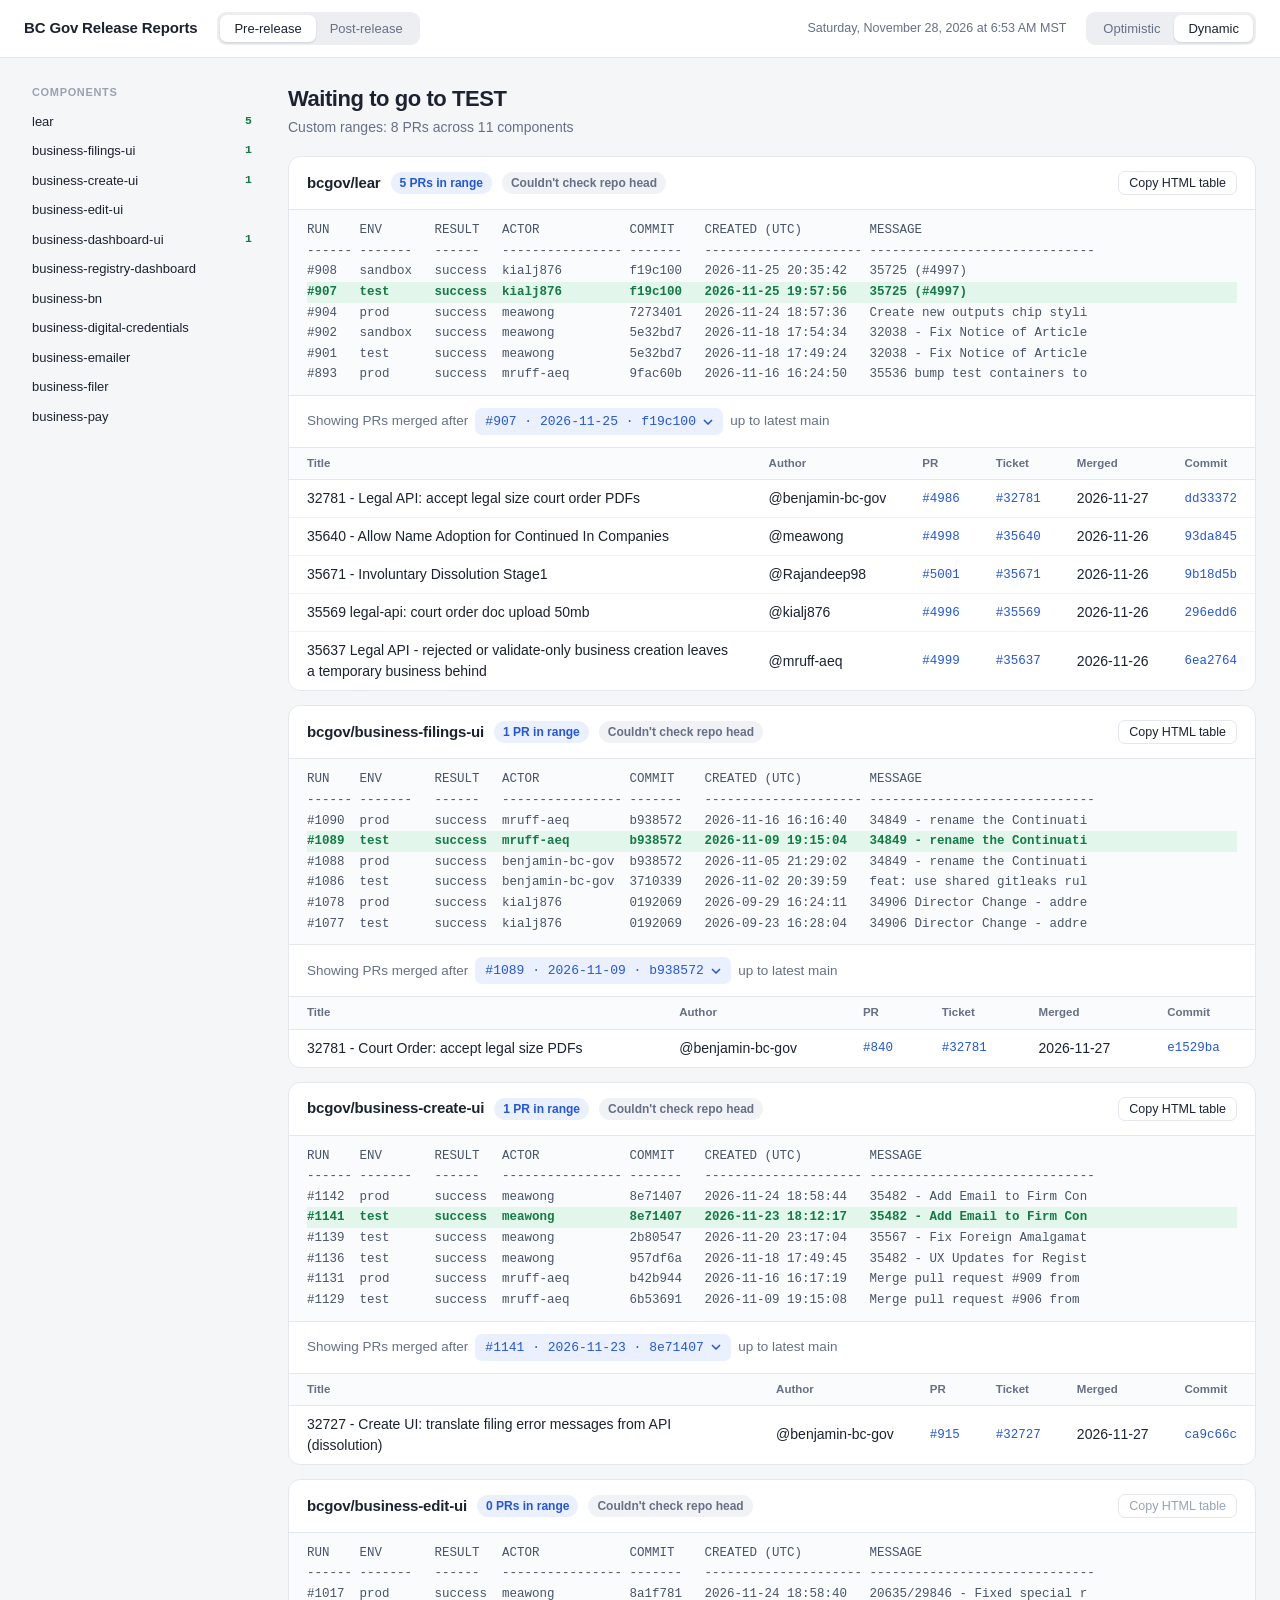
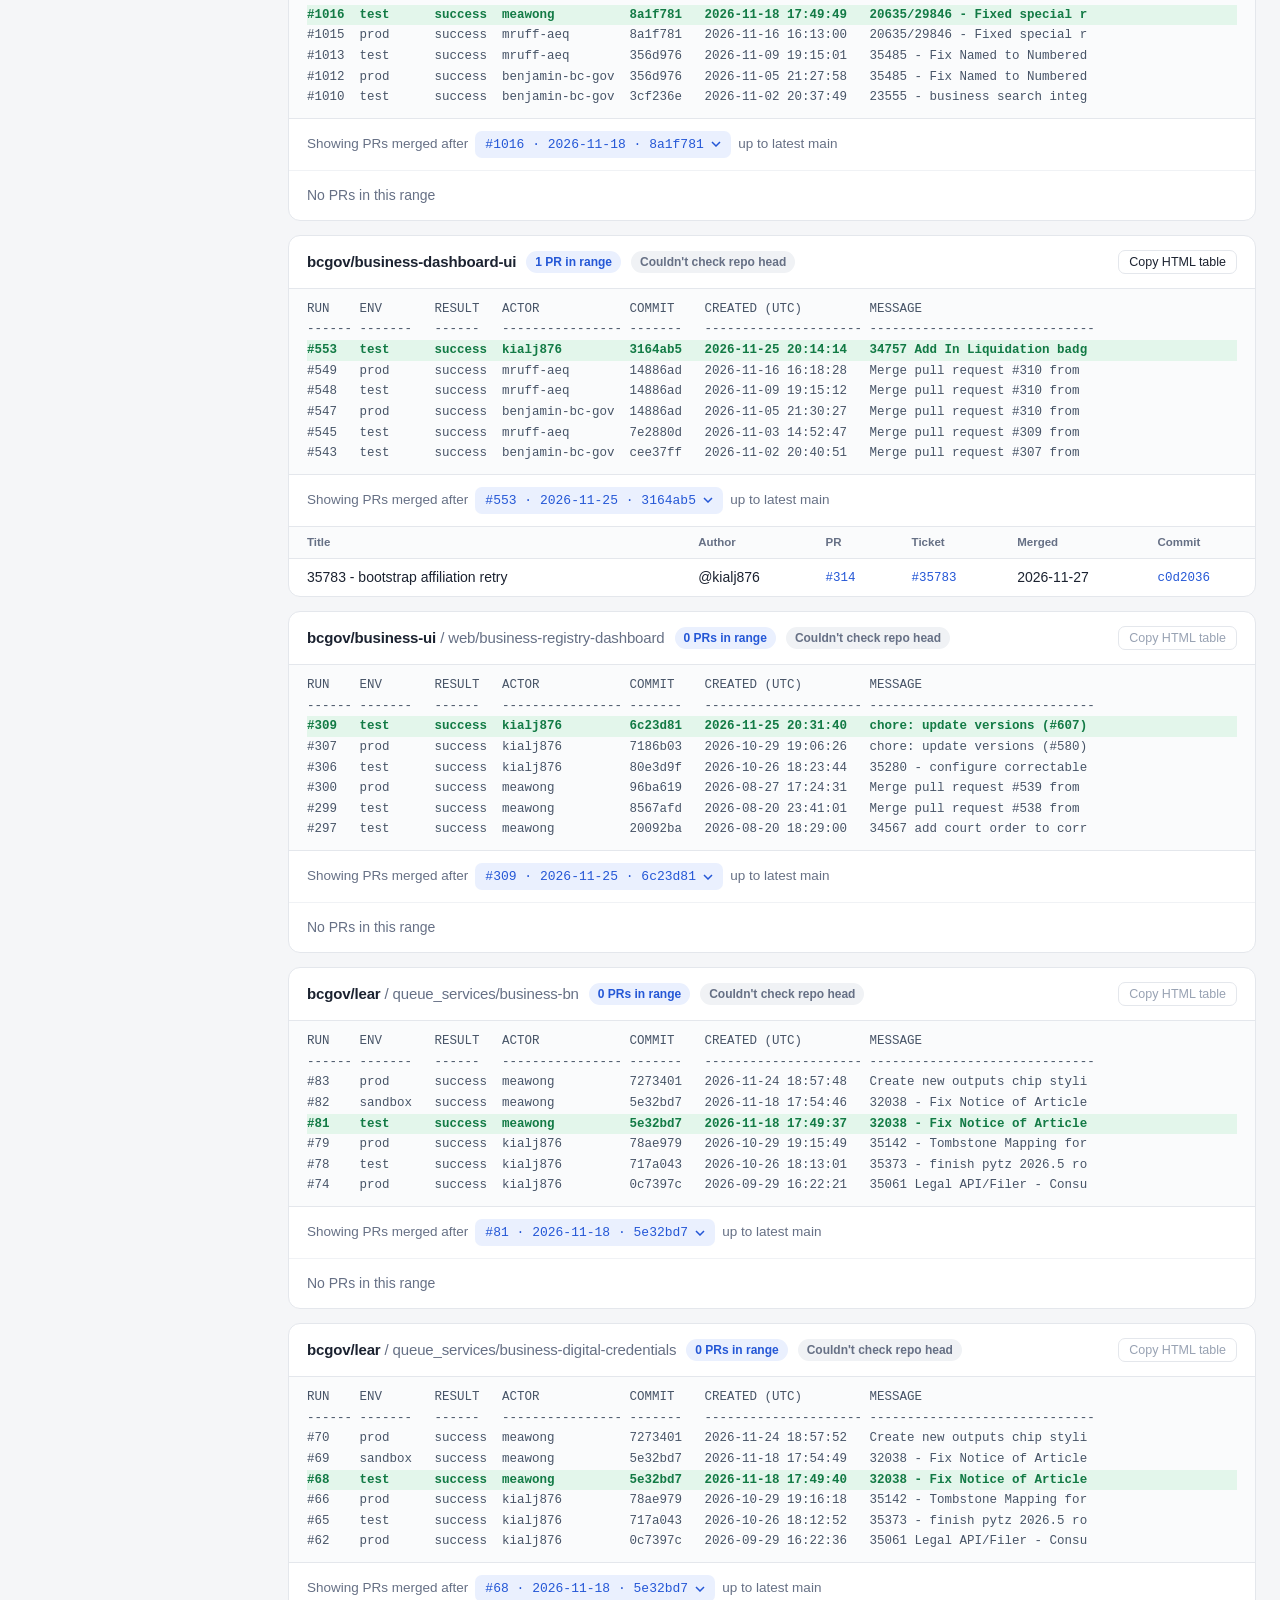
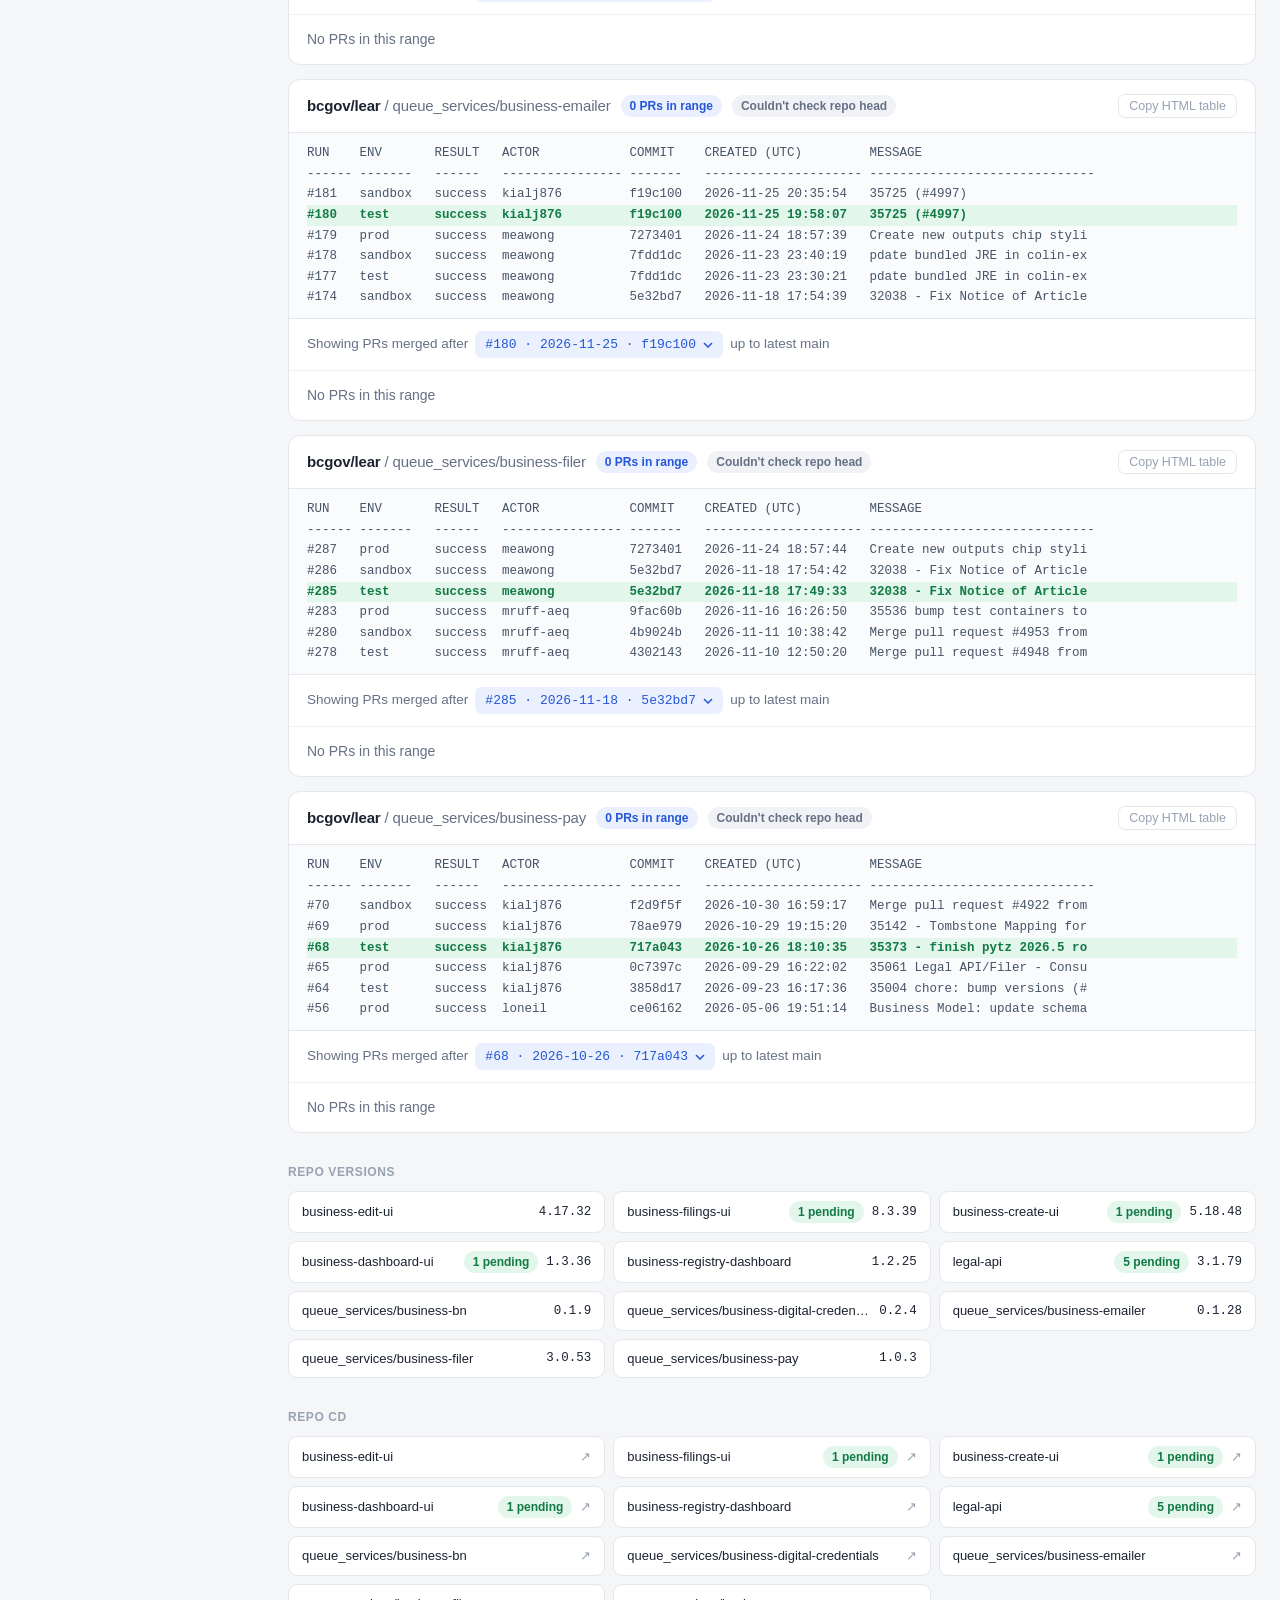
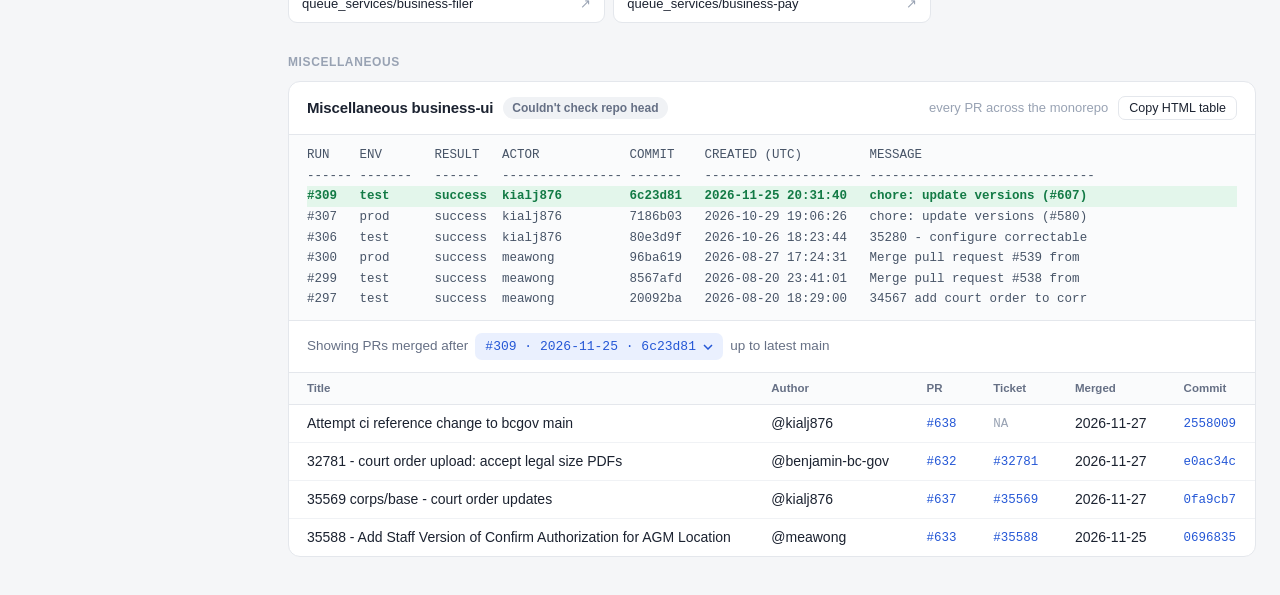
<file: pre-release-report/pre-release-report.html>
<!DOCTYPE html>
<html lang="en"><head><meta charset="utf-8"><meta name="viewport" content="width=device-width, initial-scale=1"><title>Pre-release | BC Gov Release Reports</title><link rel="stylesheet" href="../report.css"></head>
<body data-report="pre">
<h1>Pre-Release Report (PRs to be pushed into TEST)</h1>
<p>Generated: Saturday, November 28, 2026 at 6:53 AM MST</p>
<!-- bcgov/lear -->
<h2>
bcgov/lear
</h2>
<pre>
RUN    ENV       RESULT   ACTOR            COMMIT    CREATED (UTC)         MESSAGE                       
------ -------   ------   ---------------- -------   --------------------- ------------------------------
#908   sandbox   success  kialj876         f19c100   2026-11-25 20:35:42   35725 (#4997)                 
#907   test      success  kialj876         f19c100   2026-11-25 19:57:56   35725 (#4997)                 
#904   prod      success  meawong          7273401   2026-11-24 18:57:36   Create new outputs chip styli 
#902   sandbox   success  meawong          5e32bd7   2026-11-18 17:54:34   32038 - Fix Notice of Article 
#901   test      success  meawong          5e32bd7   2026-11-18 17:49:24   32038 - Fix Notice of Article 
#893   prod      success  mruff-aeq        9fac60b   2026-11-16 16:24:50   35536 bump test containers to 

<script>document.currentScript.parentElement.prData = {"kind":"pre","repo":"bcgov/lear","head":"dd33372173d68c4739249f030feabe2d89096e7b","branch":"main","from":"f19c100","to":"","optimistic":[{"pr":"#4986","ticket":"#32781","commit":"dd33372","date":"2026-11-27","author":"@benjamin-bc-gov","title":"32781 - Legal API: accept legal size court order PDFs"},{"pr":"#4998","ticket":"#35640","commit":"93da845","date":"2026-11-26","author":"@meawong","title":"35640 - Allow Name Adoption for Continued In Companies"},{"pr":"#5001","ticket":"#35671","commit":"9b18d5b","date":"2026-11-26","author":"@Rajandeep98","title":"35671 - Involuntary Dissolution Stage1"},{"pr":"#4996","ticket":"#35569","commit":"296edd6","date":"2026-11-26","author":"@kialj876","title":"35569 legal-api: court order doc upload 50mb"},{"pr":"#4999","ticket":"#35637","commit":"6ea2764","date":"2026-11-26","author":"@mruff-aeq","title":"35637 Legal API - rejected or validate-only business creation leaves a temporary business behind"}],"points":[{"run":907,"sha":"f19c100","date":"2026-11-25","result":"success","newer":5,"onMain":true},{"run":901,"sha":"5e32bd7","date":"2026-11-18","result":"success","newer":14,"onMain":true}],"dynamic":[{"pr":"#4986","ticket":"#32781","commit":"dd33372","date":"2026-11-27","author":"@benjamin-bc-gov","title":"32781 - Legal API: accept legal size court order PDFs"},{"pr":"#4998","ticket":"#35640","commit":"93da845","date":"2026-11-26","author":"@meawong","title":"35640 - Allow Name Adoption for Continued In Companies"},{"pr":"#5001","ticket":"#35671","commit":"9b18d5b","date":"2026-11-26","author":"@Rajandeep98","title":"35671 - Involuntary Dissolution Stage1"},{"pr":"#4996","ticket":"#35569","commit":"296edd6","date":"2026-11-26","author":"@kialj876","title":"35569 legal-api: court order doc upload 50mb"},{"pr":"#4999","ticket":"#35637","commit":"6ea2764","date":"2026-11-26","author":"@mruff-aeq","title":"35637 Legal API - rejected or validate-only business creation leaves a temporary business behind"},{"pr":"#4997","ticket":"#35725","commit":"f19c100","date":"2026-11-25","author":"@ketaki-deodhar","title":"35725"},{"pr":"#4983","ticket":"NA","commit":"b319318","date":"2026-11-25","author":"@sumesh85","title":"Handling 502 (payment required) from pay-api"},{"pr":"#4992","ticket":"#35707","commit":"5f0100d","date":"2026-11-24","author":"@Rajandeep98","title":"35707 - Updated Connection To Db"},{"pr":"#4990","ticket":"#35210","commit":"968fe58","date":"2026-11-24","author":"@ochiu","title":"35210 - sbc finance account updates"},{"pr":"#4988","ticket":"NA","commit":"7273401","date":"2026-11-24","author":"@leodube-aot","title":"Create new outputs chip styling for changed/corrected chips"},{"pr":"#4989","ticket":"NA","commit":"7fdd1dc","date":"2026-11-23","author":"@bolyachevets","title":"pdate bundled JRE in colin-extract-refresh image"},{"pr":"#4985","ticket":"#34517","commit":"0405e25","date":"2026-11-23","author":"@benjamin-bc-gov","title":"34517 - Business Emailer: attach the Liquidation Report output"},{"pr":"#4984","ticket":"#35210","commit":"9a98d02","date":"2026-11-23","author":"@ochiu","title":"35210 - add permissions for new auth account type sbc finance staff"},{"pr":"#4987","ticket":"#35568","commit":"ac3a494","date":"2026-11-23","author":"@mruff-aeq","title":"35568-ar-reminder-login-preset"}]};</script>
</pre>
<hr>
<!-- bcgov/business-filings-ui -->
<h2>
bcgov/business-filings-ui
</h2>
<pre>
RUN    ENV       RESULT   ACTOR            COMMIT    CREATED (UTC)         MESSAGE                       
------ -------   ------   ---------------- -------   --------------------- ------------------------------
#1090  prod      success  mruff-aeq        b938572   2026-11-16 16:16:40   34849 - rename the Continuati 
#1089  test      success  mruff-aeq        b938572   2026-11-09 19:15:04   34849 - rename the Continuati 
#1088  prod      success  benjamin-bc-gov  b938572   2026-11-05 21:29:02   34849 - rename the Continuati 
#1086  test      success  benjamin-bc-gov  3710339   2026-11-02 20:39:59   feat: use shared gitleaks rul 
#1078  prod      success  kialj876         0192069   2026-09-29 16:24:11   34906 Director Change - addre 
#1077  test      success  kialj876         0192069   2026-09-23 16:28:04   34906 Director Change - addre 

<script>document.currentScript.parentElement.prData = {"kind":"pre","repo":"bcgov/business-filings-ui","head":"e1529ba482de59cd11406dd38192a6be26682b60","branch":"main","from":"b938572","to":"","optimistic":[{"pr":"#840","ticket":"#32781","commit":"e1529ba","date":"2026-11-27","author":"@benjamin-bc-gov","title":"32781 - Court Order: accept legal size PDFs"}],"points":[{"run":1089,"sha":"b938572","date":"2026-11-09","result":"success","newer":1,"onMain":true},{"run":1086,"sha":"3710339","date":"2026-11-02","result":"success","newer":2,"onMain":true},{"run":1077,"sha":"0192069","date":"2026-09-23","result":"success","newer":7,"onMain":true}],"dynamic":[{"pr":"#840","ticket":"#32781","commit":"e1529ba","date":"2026-11-27","author":"@benjamin-bc-gov","title":"32781 - Court Order: accept legal size PDFs"},{"pr":"#839","ticket":"#34849","commit":"b938572","date":"2026-11-03","author":"@benjamin-bc-gov","title":"34849 - rename the Continuation Out date section and label"},{"pr":"#838","ticket":"NA","commit":"3710339","date":"2026-10-14","author":"@panish16","title":"feat: use shared gitleaks rules from bcregistry-sre"},{"pr":"#837","ticket":"#34995","commit":"42e8c93","date":"2026-10-09","author":"@meawong","title":"34995 - CAO Documents Delivery Section should be Editable"},{"pr":"#836","ticket":"#35045","commit":"09d4739","date":"2026-10-08","author":"@benjamin-bc-gov","title":"35045 document delivery fix"},{"pr":"#835","ticket":"#34051","commit":"2edb63f","date":"2026-10-08","author":"@mruff-aeq","title":"34051 bump staff-payment to 2.1.77 (lower case DAT number leading letter)"},{"pr":"#834","ticket":"#34619","commit":"9fcb2a5","date":"2026-10-07","author":"@panish16","title":"feat: add lefthook pre-commit hook with gitleaks secret scanning"}]};</script>
</pre>
<hr>
<!-- bcgov/business-create-ui -->
<h2>
bcgov/business-create-ui
</h2>
<pre>
RUN    ENV       RESULT   ACTOR            COMMIT    CREATED (UTC)         MESSAGE                       
------ -------   ------   ---------------- -------   --------------------- ------------------------------
#1142  prod      success  meawong          8e71407   2026-11-24 18:58:44   35482 - Add Email to Firm Con 
#1141  test      success  meawong          8e71407   2026-11-23 18:12:17   35482 - Add Email to Firm Con 
#1139  test      success  meawong          2b80547   2026-11-20 23:17:04   35567 - Fix Foreign Amalgamat 
#1136  test      success  meawong          957df6a   2026-11-18 17:49:45   35482 - UX Updates for Regist 
#1131  prod      success  mruff-aeq        b42b944   2026-11-16 16:17:19   Merge pull request #909 from  
#1129  test      success  mruff-aeq        6b53691   2026-11-09 19:15:08   Merge pull request #906 from  

<script>document.currentScript.parentElement.prData = {"kind":"pre","repo":"bcgov/business-create-ui","head":"ca9c66c465c980772f1507d1c68c4b8be6927641","branch":"main","from":"8e71407","to":"","optimistic":[{"pr":"#915","ticket":"#32727","commit":"ca9c66c","date":"2026-11-27","author":"@benjamin-bc-gov","title":"32727 - Create UI: translate filing error messages from API (dissolution)"}],"points":[{"run":1141,"sha":"8e71407","date":"2026-11-23","result":"success","newer":1,"onMain":true},{"run":1139,"sha":"2b80547","date":"2026-11-20","result":"success","newer":2,"onMain":true},{"run":1136,"sha":"957df6a","date":"2026-11-18","result":"success","newer":4,"onMain":true},{"run":1129,"sha":"6b53691","date":"2026-11-09","result":"success","newer":9,"onMain":true}],"dynamic":[{"pr":"#915","ticket":"#32727","commit":"ca9c66c","date":"2026-11-27","author":"@benjamin-bc-gov","title":"32727 - Create UI: translate filing error messages from API (dissolution)"},{"pr":"#914","ticket":"#35482","commit":"8e71407","date":"2026-11-23","author":"@meawong","title":"35482 - Add Email to Firm Contact Info Help"},{"pr":"#913","ticket":"#35567","commit":"2b80547","date":"2026-11-20","author":"@meawong","title":"35567 - Fix Foreign Amalgamating Business A-Prefix Identifiers Type Display"},{"pr":"#912","ticket":"#35639","commit":"1df23cf","date":"2026-11-19","author":"@meawong","title":"35639 - Fix Numbered to Name for C Prefixed Companies"},{"pr":"#911","ticket":"#35482","commit":"957df6a","date":"2026-11-18","author":"@meawong","title":"35482 - UX Updates for Registration Business Lookup No Match"},{"pr":"#910","ticket":"#35635","commit":"eda1538","date":"2026-11-17","author":"@meawong","title":"35635 - Remove read only for Registration CP Email"},{"pr":"#907","ticket":"#35842","commit":"1356b30","date":"2026-11-16","author":"@meawong","title":"35842 - Add Registration Flow Updates for SP + GP"},{"pr":"#908","ticket":"#35567","commit":"70ecc27","date":"2026-11-16","author":"@meawong","title":"35567 - Update to Amalg Jurisdiction Display and Picker"},{"pr":"#909","ticket":"#35400","commit":"b42b944","date":"2026-11-16","author":"@mruff-aeq","title":"35400 rename short-form amalgamation step to Confirm Directors"}]};</script>
</pre>
<hr>
<!-- bcgov/business-edit-ui -->
<h2>
bcgov/business-edit-ui
</h2>
<pre>
RUN    ENV       RESULT   ACTOR            COMMIT    CREATED (UTC)         MESSAGE                       
------ -------   ------   ---------------- -------   --------------------- ------------------------------
#1017  prod      success  meawong          8a1f781   2026-11-24 18:58:40   20635/29846 - Fixed special r 
#1016  test      success  meawong          8a1f781   2026-11-18 17:49:49   20635/29846 - Fixed special r 
#1015  prod      success  mruff-aeq        8a1f781   2026-11-16 16:13:00   20635/29846 - Fixed special r 
#1013  test      success  mruff-aeq        356d976   2026-11-09 19:15:01   35485 - Fix Named to Numbered 
#1012  prod      success  benjamin-bc-gov  356d976   2026-11-05 21:27:58   35485 - Fix Named to Numbered 
#1010  test      success  benjamin-bc-gov  3cf236e   2026-11-02 20:37:49   23555 - business search integ 

<script>document.currentScript.parentElement.prData = {"kind":"pre","repo":"bcgov/business-edit-ui","head":"8a1f781e4a2bf14c7da64ec7d6c0e61e2bb50214","branch":"main","from":"8a1f781","to":"","optimistic":[],"points":[{"run":1016,"sha":"8a1f781","date":"2026-11-18","result":"success","newer":0,"onMain":true},{"run":1013,"sha":"356d976","date":"2026-11-09","result":"success","newer":1,"onMain":true},{"run":1010,"sha":"3cf236e","date":"2026-11-02","result":"success","newer":2,"onMain":true}],"dynamic":[{"pr":"#725","ticket":"#20635","commit":"8a1f781","date":"2026-11-09","author":"@JazzarKarim","title":"20635/29846 - Fixed special resolution draft resume bugs"},{"pr":"#724","ticket":"#35485","commit":"356d976","date":"2026-11-05","author":"@meawong","title":"35485 - Fix Named to Numbered Company Name for C Types"}]};</script>
</pre>
<hr>
<!-- bcgov/business-dashboard-ui -->
<h2>
bcgov/business-dashboard-ui
</h2>
<pre>
RUN    ENV       RESULT   ACTOR            COMMIT    CREATED (UTC)         MESSAGE                       
------ -------   ------   ---------------- -------   --------------------- ------------------------------
#553   test      success  kialj876         3164ab5   2026-11-25 20:14:14   34757 Add In Liquidation badg 
#549   prod      success  mruff-aeq        14886ad   2026-11-16 16:18:28   Merge pull request #310 from  
#548   test      success  mruff-aeq        14886ad   2026-11-09 19:15:12   Merge pull request #310 from  
#547   prod      success  benjamin-bc-gov  14886ad   2026-11-05 21:30:27   Merge pull request #310 from  
#545   test      success  mruff-aeq        7e2880d   2026-11-03 14:52:47   Merge pull request #309 from  
#543   test      success  benjamin-bc-gov  cee37ff   2026-11-02 20:40:51   Merge pull request #307 from  

<script>document.currentScript.parentElement.prData = {"kind":"pre","repo":"bcgov/business-dashboard-ui","head":"c0d20368e83e4340dc49dfcf02ef3406e415e78c","branch":"main","from":"3164ab5","to":"","optimistic":[{"pr":"#314","ticket":"#35783","commit":"c0d2036","date":"2026-11-27","author":"@kialj876","title":"35783 - bootstrap affiliation retry"}],"points":[{"run":553,"sha":"3164ab5","date":"2026-11-25","result":"success","newer":1,"onMain":true},{"run":548,"sha":"14886ad","date":"2026-11-09","result":"success","newer":4,"onMain":true},{"run":545,"sha":"7e2880d","date":"2026-11-03","result":"success","newer":5,"onMain":true},{"run":543,"sha":"cee37ff","date":"2026-11-02","result":"success","newer":6,"onMain":true}],"dynamic":[{"pr":"#314","ticket":"#35783","commit":"c0d2036","date":"2026-11-27","author":"@kialj876","title":"35783 - bootstrap affiliation retry"},{"pr":"#312","ticket":"#34757","commit":"3164ab5","date":"2026-11-24","author":"@leodube-aot","title":"34757 Add In Liquidation badge"},{"pr":"#313","ticket":"#35641","commit":"9ec25bc","date":"2026-11-24","author":"@meawong","title":"35641 - Check Direct Match for EnableNewFEaFeature flag"},{"pr":"#311","ticket":"#35533","commit":"ee9846c","date":"2026-11-20","author":"@meawong","title":"35533 - Court Order Dashboard Updates"},{"pr":"#310","ticket":"#34587","commit":"14886ad","date":"2026-11-05","author":"@mruff-aeq","title":"34587 - Hide the Missing Information alert when the review to-do covers it"},{"pr":"#309","ticket":"#35077","commit":"7e2880d","date":"2026-11-03","author":"@mruff-aeq","title":"35077 - Review Migrated Information to-do alert styling"}]};</script>
</pre>
<hr>
<!-- bcgov/business-ui web/business-registry-dashboard -->
<h2>
bcgov/business-ui (web/business-registry-dashboard)
</h2>
<pre>
RUN    ENV       RESULT   ACTOR            COMMIT    CREATED (UTC)         MESSAGE                       
------ -------   ------   ---------------- -------   --------------------- ------------------------------
#309   test      success  kialj876         6c23d81   2026-11-25 20:31:40   chore: update versions (#607) 
#307   prod      success  kialj876         7186b03   2026-10-29 19:06:26   chore: update versions (#580) 
#306   test      success  kialj876         80e3d9f   2026-10-26 18:23:44   35280 - configure correctable 
#300   prod      success  meawong          96ba619   2026-08-27 17:24:31   Merge pull request #539 from  
#299   test      success  meawong          8567afd   2026-08-20 23:41:01   Merge pull request #538 from  
#297   test      success  meawong          20092ba   2026-08-20 18:29:00   34567 add court order to corr 

<script>document.currentScript.parentElement.prData = {"kind":"pre","repo":"bcgov/business-ui","head":"25580098804ca7fc8749f466c92adc08f2bbccf6","branch":"main","from":"6c23d81","to":"","optimistic":[],"points":[{"run":309,"sha":"6c23d81","date":"2026-11-25","result":"success","newer":0,"onMain":true},{"run":306,"sha":"80e3d9f","date":"2026-10-26","result":"success","newer":1,"onMain":true},{"run":299,"sha":"8567afd","date":"2026-08-20","result":"success","newer":4,"onMain":true},{"run":297,"sha":"20092ba","date":"2026-08-20","result":"success","newer":5,"onMain":true}],"dynamic":[{"pr":"#634","ticket":"#35663","commit":"94a7045","date":"2026-11-25","author":"@mruff-aeq","title":"35663 - Only show migration warning when business has migration issues"},{"pr":"#586","ticket":"#34583","commit":"0d96728","date":"2026-10-22","author":"@meawong","title":"34583 - Update Add Business Modal"},{"pr":"#566","ticket":"#35033","commit":"908daf9","date":"2026-10-06","author":"@mruff-aeq","title":"35033 - pass accountid query param on Get Started link to Name Request UI"},{"pr":"#563","ticket":"#35022","commit":"5090820","date":"2026-10-05","author":"@mruff-aeq","title":"35022 - Lookup shows Added for affiliations outside the current My List page"},{"pr":"#538","ticket":"#30730","commit":"8567afd","date":"2026-08-20","author":"@Jxio","title":"Account Access Screen UXA - minor tweaks"}]};</script>
</pre>
<hr>
<!-- bcgov/lear queue_services/business-bn -->
<h2>
bcgov/lear (queue_services/business-bn)
</h2>
<pre>
RUN    ENV       RESULT   ACTOR            COMMIT    CREATED (UTC)         MESSAGE                       
------ -------   ------   ---------------- -------   --------------------- ------------------------------
#83    prod      success  meawong          7273401   2026-11-24 18:57:48   Create new outputs chip styli 
#82    sandbox   success  meawong          5e32bd7   2026-11-18 17:54:46   32038 - Fix Notice of Article 
#81    test      success  meawong          5e32bd7   2026-11-18 17:49:37   32038 - Fix Notice of Article 
#79    prod      success  kialj876         78ae979   2026-10-29 19:15:49   35142 - Tombstone Mapping for 
#78    test      success  kialj876         717a043   2026-10-26 18:13:01   35373 - finish pytz 2026.5 ro 
#74    prod      success  kialj876         0c7397c   2026-09-29 16:22:21   35061 Legal API/Filer - Consu 

<script>document.currentScript.parentElement.prData = {"kind":"pre","repo":"bcgov/lear","head":"dd33372173d68c4739249f030feabe2d89096e7b","branch":"main","from":"5e32bd7","to":"","optimistic":[],"points":[{"run":81,"sha":"5e32bd7","date":"2026-11-18","result":"success","newer":0,"onMain":true},{"run":78,"sha":"717a043","date":"2026-10-26","result":"success","newer":1,"onMain":true}],"dynamic":[{"pr":"#4971","ticket":"#35536","commit":"9fac60b","date":"2026-11-16","author":"@mruff-aeq","title":"35536 bump test containers to postgres:18-alpine"}]};</script>
</pre>
<hr>
<!-- bcgov/lear queue_services/business-digital-credentials -->
<h2>
bcgov/lear (queue_services/business-digital-credentials)
</h2>
<pre>
RUN    ENV       RESULT   ACTOR            COMMIT    CREATED (UTC)         MESSAGE                       
------ -------   ------   ---------------- -------   --------------------- ------------------------------
#70    prod      success  meawong          7273401   2026-11-24 18:57:52   Create new outputs chip styli 
#69    sandbox   success  meawong          5e32bd7   2026-11-18 17:54:49   32038 - Fix Notice of Article 
#68    test      success  meawong          5e32bd7   2026-11-18 17:49:40   32038 - Fix Notice of Article 
#66    prod      success  kialj876         78ae979   2026-10-29 19:16:18   35142 - Tombstone Mapping for 
#65    test      success  kialj876         717a043   2026-10-26 18:12:52   35373 - finish pytz 2026.5 ro 
#62    prod      success  kialj876         0c7397c   2026-09-29 16:22:36   35061 Legal API/Filer - Consu 

<script>document.currentScript.parentElement.prData = {"kind":"pre","repo":"bcgov/lear","head":"dd33372173d68c4739249f030feabe2d89096e7b","branch":"main","from":"5e32bd7","to":"","optimistic":[],"points":[{"run":68,"sha":"5e32bd7","date":"2026-11-18","result":"success","newer":0,"onMain":true},{"run":65,"sha":"717a043","date":"2026-10-26","result":"success","newer":1,"onMain":true}],"dynamic":[{"pr":"#4971","ticket":"#35536","commit":"9fac60b","date":"2026-11-16","author":"@mruff-aeq","title":"35536 bump test containers to postgres:18-alpine"}]};</script>
</pre>
<hr>
<!-- bcgov/lear queue_services/business-emailer -->
<h2>
bcgov/lear (queue_services/business-emailer)
</h2>
<pre>
RUN    ENV       RESULT   ACTOR            COMMIT    CREATED (UTC)         MESSAGE                       
------ -------   ------   ---------------- -------   --------------------- ------------------------------
#181   sandbox   success  kialj876         f19c100   2026-11-25 20:35:54   35725 (#4997)                 
#180   test      success  kialj876         f19c100   2026-11-25 19:58:07   35725 (#4997)                 
#179   prod      success  meawong          7273401   2026-11-24 18:57:39   Create new outputs chip styli 
#178   sandbox   success  meawong          7fdd1dc   2026-11-23 23:40:19   pdate bundled JRE in colin-ex 
#177   test      success  meawong          7fdd1dc   2026-11-23 23:30:21   pdate bundled JRE in colin-ex 
#174   sandbox   success  meawong          5e32bd7   2026-11-18 17:54:39   32038 - Fix Notice of Article 

<script>document.currentScript.parentElement.prData = {"kind":"pre","repo":"bcgov/lear","head":"dd33372173d68c4739249f030feabe2d89096e7b","branch":"main","from":"f19c100","to":"","optimistic":[],"points":[{"run":180,"sha":"f19c100","date":"2026-11-25","result":"success","newer":0,"onMain":true},{"run":177,"sha":"7fdd1dc","date":"2026-11-23","result":"success","newer":0,"onMain":true}],"dynamic":[]};</script>
</pre>
<hr>
<!-- bcgov/lear queue_services/business-filer -->
<h2>
bcgov/lear (queue_services/business-filer)
</h2>
<pre>
RUN    ENV       RESULT   ACTOR            COMMIT    CREATED (UTC)         MESSAGE                       
------ -------   ------   ---------------- -------   --------------------- ------------------------------
#287   prod      success  meawong          7273401   2026-11-24 18:57:44   Create new outputs chip styli 
#286   sandbox   success  meawong          5e32bd7   2026-11-18 17:54:42   32038 - Fix Notice of Article 
#285   test      success  meawong          5e32bd7   2026-11-18 17:49:33   32038 - Fix Notice of Article 
#283   prod      success  mruff-aeq        9fac60b   2026-11-16 16:26:50   35536 bump test containers to 
#280   sandbox   success  mruff-aeq        4b9024b   2026-11-11 10:38:42   Merge pull request #4953 from 
#278   test      success  mruff-aeq        4302143   2026-11-10 12:50:20   Merge pull request #4948 from 

<script>document.currentScript.parentElement.prData = {"kind":"pre","repo":"bcgov/lear","head":"dd33372173d68c4739249f030feabe2d89096e7b","branch":"main","from":"5e32bd7","to":"","optimistic":[],"points":[{"run":285,"sha":"5e32bd7","date":"2026-11-18","result":"success","newer":0,"onMain":true},{"run":278,"sha":"4302143","date":"2026-11-10","result":"success","newer":4,"onMain":true}],"dynamic":[{"pr":"#4979","ticket":"#34584","commit":"a350114","date":"2026-11-18","author":"@mruff-aeq","title":"34584 - Registrar's Notation ledger entry for completed Review Imported Data filings"},{"pr":"#4971","ticket":"#35536","commit":"9fac60b","date":"2026-11-16","author":"@mruff-aeq","title":"35536 bump test containers to postgres:18-alpine"},{"pr":"#4955","ticket":"#34083","commit":"1d67ede","date":"2026-11-12","author":"@mruff-aeq","title":"34083 Business Filer - skip duplicate identifiers"},{"pr":"#4951","ticket":"#35512","commit":"9772d19","date":"2026-11-10","author":"@deetz99","title":"35512 appt cess dates"}]};</script>
</pre>
<hr>
<!-- bcgov/lear queue_services/business-pay -->
<h2>
bcgov/lear (queue_services/business-pay)
</h2>
<pre>
RUN    ENV       RESULT   ACTOR            COMMIT    CREATED (UTC)         MESSAGE                       
------ -------   ------   ---------------- -------   --------------------- ------------------------------
#70    sandbox   success  kialj876         f2d9f5f   2026-10-30 16:59:17   Merge pull request #4922 from 
#69    prod      success  kialj876         78ae979   2026-10-29 19:15:20   35142 - Tombstone Mapping for 
#68    test      success  kialj876         717a043   2026-10-26 18:10:35   35373 - finish pytz 2026.5 ro 
#65    prod      success  kialj876         0c7397c   2026-09-29 16:22:02   35061 Legal API/Filer - Consu 
#64    test      success  kialj876         3858d17   2026-09-23 16:17:36   35004 chore: bump versions (# 
#56    prod      success  loneil           ce06162   2026-05-06 19:51:14   Business Model: update schema 

<script>document.currentScript.parentElement.prData = {"kind":"pre","repo":"bcgov/lear","head":"dd33372173d68c4739249f030feabe2d89096e7b","branch":"main","from":"","to":"","optimistic":[],"points":[{"run":68,"sha":"717a043","date":"2026-10-26","result":"success","newer":0,"onMain":true},{"run":64,"sha":"3858d17","date":"2026-09-23","result":"success","newer":2,"onMain":true}],"dynamic":[{"pr":"#4901","ticket":"#35373","commit":"717a043","date":"2026-10-26","author":"@mruff-aeq","title":"35373 - finish pytz 2026.5 rollout (bn-retry, entity-bn, filer) and refresh common refs"},{"pr":"#4885","ticket":"NA","commit":"88124ee","date":"2026-10-23","author":"@benjamin-bc-gov","title":"time zone fix"}]};</script>
</pre>
<hr>
<!-- repo versions -->
<h2>
Repo Versions
</h2>
<ul>
  <li><strong>business-edit-ui</strong>
    <ul>
      <li>4.17.32</li>
    </ul>
  </li>
  <li><strong>business-filings-ui</strong>
    <ul>
      <li>8.3.39</li>
    </ul>
  </li>
  <li><strong>business-create-ui</strong>
    <ul>
      <li>5.18.48</li>
    </ul>
  </li>
  <li><strong>business-dashboard-ui</strong>
    <ul>
      <li>1.3.36</li>
    </ul>
  </li>
  <li><strong>business-registry-dashboard</strong>
    <ul>
      <li>1.2.25</li>
    </ul>
  </li>
  <li><strong>legal-api</strong>
    <ul>
      <li>3.1.79</li>
    </ul>
  </li>
  <li><strong>queue_services/business-bn</strong>
    <ul>
      <li>0.1.9</li>
    </ul>
  </li>
  <li><strong>queue_services/business-digital-credentials</strong>
    <ul>
      <li>0.2.4</li>
    </ul>
  </li>
  <li><strong>queue_services/business-emailer</strong>
    <ul>
      <li>0.1.28</li>
    </ul>
  </li>
  <li><strong>queue_services/business-filer</strong>
    <ul>
      <li>3.0.53</li>
    </ul>
  </li>
  <li><strong>queue_services/business-pay</strong>
    <ul>
      <li>1.0.3</li>
    </ul>
  </li>
</ul>
<hr>
<!-- repo cd -->
<h2>
Repo CD
</h2>
<ul>
  <li><strong>business-edit-ui</strong>
    <ul>
      <li><a href="https://github.com/bcgov/business-edit-ui/actions/workflows/cd.yml">https://github.com/bcgov/business-edit-ui/actions/workflows/cd.yml</a></li>
    </ul>
  </li>
  <li><strong>business-filings-ui</strong>
    <ul>
      <li><a href="https://github.com/bcgov/business-filings-ui/actions/workflows/cd.yml">https://github.com/bcgov/business-filings-ui/actions/workflows/cd.yml</a></li>
    </ul>
  </li>
  <li><strong>business-create-ui</strong>
    <ul>
      <li><a href="https://github.com/bcgov/business-create-ui/actions/workflows/cd.yml">https://github.com/bcgov/business-create-ui/actions/workflows/cd.yml</a></li>
    </ul>
  </li>
  <li><strong>business-dashboard-ui</strong>
    <ul>
      <li><a href="https://github.com/bcgov/business-dashboard-ui/actions/workflows/cd.yml">https://github.com/bcgov/business-dashboard-ui/actions/workflows/cd.yml</a></li>
    </ul>
  </li>
  <li><strong>business-registry-dashboard</strong>
    <ul>
      <li><a href="https://github.com/bcgov/business-ui/actions/workflows/business-registry-ui-cd.yaml">https://github.com/bcgov/business-ui/actions/workflows/business-registry-ui-cd.yaml</a></li>
    </ul>
  </li>
  <li><strong>legal-api</strong>
    <ul>
      <li><a href="https://github.com/bcgov/lear/actions/workflows/business-api-cd.yml">https://github.com/bcgov/lear/actions/workflows/business-api-cd.yml</a></li>
    </ul>
  </li>
  <li><strong>queue_services/business-bn</strong>
    <ul>
      <li><a href="https://github.com/bcgov/lear/actions/workflows/business-bn-cd.yml">https://github.com/bcgov/lear/actions/workflows/business-bn-cd.yml</a></li>
    </ul>
  </li>
  <li><strong>queue_services/business-digital-credentials</strong>
    <ul>
      <li><a href="https://github.com/bcgov/lear/actions/workflows/business-digital-credentials-cd.yml">https://github.com/bcgov/lear/actions/workflows/business-digital-credentials-cd.yml</a></li>
    </ul>
  </li>
  <li><strong>queue_services/business-emailer</strong>
    <ul>
      <li><a href="https://github.com/bcgov/lear/actions/workflows/business-emailer-cd.yml">https://github.com/bcgov/lear/actions/workflows/business-emailer-cd.yml</a></li>
    </ul>
  </li>
  <li><strong>queue_services/business-filer</strong>
    <ul>
      <li><a href="https://github.com/bcgov/lear/actions/workflows/business-filer-cd.yml">https://github.com/bcgov/lear/actions/workflows/business-filer-cd.yml</a></li>
    </ul>
  </li>
  <li><strong>queue_services/business-pay</strong>
    <ul>
      <li><a href="https://github.com/bcgov/lear/actions/workflows/business-pay-cd.yml">https://github.com/bcgov/lear/actions/workflows/business-pay-cd.yml</a></li>
    </ul>
  </li>
</ul>
<hr>
<!-- bcgov/business-ui miscellaneous -->
<h2>
Miscellaneous business-ui
</h2>
<pre>
RUN    ENV       RESULT   ACTOR            COMMIT    CREATED (UTC)         MESSAGE                       
------ -------   ------   ---------------- -------   --------------------- ------------------------------
#309   test      success  kialj876         6c23d81   2026-11-25 20:31:40   chore: update versions (#607) 
#307   prod      success  kialj876         7186b03   2026-10-29 19:06:26   chore: update versions (#580) 
#306   test      success  kialj876         80e3d9f   2026-10-26 18:23:44   35280 - configure correctable 
#300   prod      success  meawong          96ba619   2026-08-27 17:24:31   Merge pull request #539 from  
#299   test      success  meawong          8567afd   2026-08-20 23:41:01   Merge pull request #538 from  
#297   test      success  meawong          20092ba   2026-08-20 18:29:00   34567 add court order to corr 

<script>document.currentScript.parentElement.prData = {"kind":"pre","repo":"bcgov/business-ui","head":"25580098804ca7fc8749f466c92adc08f2bbccf6","branch":"main","from":"6c23d81","to":"","optimistic":[{"pr":"#638","ticket":"NA","commit":"2558009","date":"2026-11-27","author":"@kialj876","title":"Attempt ci reference change to bcgov main"},{"pr":"#632","ticket":"#32781","commit":"e0ac34c","date":"2026-11-27","author":"@benjamin-bc-gov","title":"32781 - court order upload: accept legal size PDFs"},{"pr":"#637","ticket":"#35569","commit":"0fa9cb7","date":"2026-11-27","author":"@kialj876","title":"35569 corps/base - court order updates"},{"pr":"#633","ticket":"#35588","commit":"0696835","date":"2026-11-25","author":"@meawong","title":"35588 - Add Staff Version of Confirm Authorization for AGM Location"}],"points":[{"run":309,"sha":"6c23d81","date":"2026-11-25","result":"success","newer":4,"onMain":true},{"run":306,"sha":"80e3d9f","date":"2026-10-26","result":"success","newer":46,"onMain":true},{"run":299,"sha":"8567afd","date":"2026-08-20","result":"success","newer":99,"onMain":true},{"run":297,"sha":"20092ba","date":"2026-08-20","result":"success","newer":100,"onMain":true}],"dynamic":[{"pr":"#638","ticket":"NA","commit":"2558009","date":"2026-11-27","author":"@kialj876","title":"Attempt ci reference change to bcgov main"},{"pr":"#632","ticket":"#32781","commit":"e0ac34c","date":"2026-11-27","author":"@benjamin-bc-gov","title":"32781 - court order upload: accept legal size PDFs"},{"pr":"#637","ticket":"#35569","commit":"0fa9cb7","date":"2026-11-27","author":"@kialj876","title":"35569 corps/base - court order updates"},{"pr":"#633","ticket":"#35588","commit":"0696835","date":"2026-11-25","author":"@meawong","title":"35588 - Add Staff Version of Confirm Authorization for AGM Location"},{"pr":"#607","ticket":"NA","commit":"6c23d81","date":"2026-11-25","author":"@github-actions[bot]","title":"chore: update versions"},{"pr":"#635","ticket":"#38415","commit":"12bb5e1","date":"2026-11-25","author":"@eve-git","title":"38415 update Deleted badge style"},{"pr":"#634","ticket":"#35663","commit":"94a7045","date":"2026-11-25","author":"@mruff-aeq","title":"35663 - Only show migration warning when business has migration issues"},{"pr":"#630","ticket":"#35499","commit":"bad01e4","date":"2026-11-24","author":"@eve-git","title":"35499 default getToday util to 'Amercia/Vancouver' in stead of UTC"},{"pr":"#631","ticket":"#34983","commit":"e7b5515","date":"2026-11-20","author":"@eve-git","title":"34983 fix a bug"},{"pr":"#627","ticket":"#35593","commit":"4449cdd","date":"2026-11-20","author":"@mruff-aeq","title":"35593 - await Playwright assertions in e2e specs"},{"pr":"#629","ticket":"#35423","commit":"3c139b8","date":"2026-11-20","author":"@eve-git","title":"35423 add appointedby when Appoint a Liquidator"},{"pr":"#624","ticket":"#35483","commit":"86b2b9f","date":"2026-11-19","author":"@kialj876","title":"35483 court order enhancements"},{"pr":"#625","ticket":"#35391","commit":"04330b2","date":"2026-11-19","author":"@kialj876","title":"35391 - draft handling ux tweaks"},{"pr":"#628","ticket":"#34757","commit":"bef0735","date":"2026-11-19","author":"@leodube-aot","title":"34757 - Add In Liquidation badge to BusinessTombstone"},{"pr":"#626","ticket":"#34983","commit":"cb9e8c5","date":"2026-11-18","author":"@eve-git","title":"34983 Liquidator delivery address cannot be a PO Box"},{"pr":"#623","ticket":"#34983","commit":"cc21c12","date":"2026-11-18","author":"@eve-git","title":"34983 update address validation"},{"pr":"#617","ticket":"#35132","commit":"73635ee","date":"2026-11-16","author":"@eve-git","title":"35132 Manage Amalgamation code refactor"},{"pr":"#621","ticket":"#35578","commit":"ab1b60d","date":"2026-11-16","author":"@deetz99","title":"35578 - update deps"},{"pr":"#622","ticket":"#35590","commit":"c38019b","date":"2026-11-13","author":"@benjamin-bc-gov","title":"35590 - folio accepts 50 characters in every filing"},{"pr":"#620","ticket":"#35391","commit":"1842c2b","date":"2026-11-13","author":"@kialj876","title":"35391 - stale draft summary alert, draft rebase updates"},{"pr":"#619","ticket":"#34587","commit":"acfc134","date":"2026-11-12","author":"@mruff-aeq","title":"34587 - Review Imported Data UXA round 3"},{"pr":"#616","ticket":"#35392","commit":"412bc3b","date":"2026-11-10","author":"@kialj876","title":"35392 all uis - draft rebase consumption"},{"pr":"#618","ticket":"#35439","commit":"f0c131d","date":"2026-11-09","author":"@meawong","title":"35439 - Add Review Page Wrapper with View Only Mode"},{"pr":"#614","ticket":"#34587","commit":"a611ebb","date":"2026-11-05","author":"@mruff-aeq","title":"34587 - Review Migrated Information UXA round 2"},{"pr":"#615","ticket":"#35133","commit":"6f27bbb","date":"2026-11-05","author":"@eve-git","title":"35133 fix a bug: model-name should be passed when a Manage component is editable and nested inside a parent UForm"},{"pr":"#611","ticket":"#35356","commit":"9093199","date":"2026-11-05","author":"@benjamin-bc-gov","title":" 35356 - AGM Location Change review page spacing"},{"pr":"#604","ticket":"#35365","commit":"ca89e31","date":"2026-11-04","author":"@deetz99","title":"35365 - company name validation"},{"pr":"#613","ticket":"#35439","commit":"c389c58","date":"2026-11-04","author":"@meawong","title":"35439 - Pull in ConnectFloatingLabel Updates"},{"pr":"#612","ticket":"#35133","commit":"ec21507","date":"2026-11-04","author":"@eve-git","title":"35133 Manage Court Orders code refactor"},{"pr":"#610","ticket":"#35439","commit":"cd78e59","date":"2026-11-03","author":"@meawong","title":"35439 - AGM Location Change Updates"},{"pr":"#609","ticket":"#29649","commit":"7dda076","date":"2026-11-03","author":"@benjamin-bc-gov","title":"29649 - former name line in gray-700"},{"pr":"#608","ticket":"#34587","commit":"f21194f","date":"2026-11-02","author":"@mruff-aeq","title":"34587 - Review Migrated Information opens for businesses with no office addresses"},{"pr":"#606","ticket":"#35136","commit":"a508a36","date":"2026-11-02","author":"@eve-git","title":"35136 ManageOffices code refactor"},{"pr":"#601","ticket":"NA","commit":"60454db","date":"2026-11-02","author":"@github-actions[bot]","title":"chore: update versions"},{"pr":"#605","ticket":"#34587","commit":"f0b64c0","date":"2026-11-02","author":"@mruff-aeq","title":"34587 - Review Migrated Information filing UXA fixes"},{"pr":"#599","ticket":"#35354","commit":"ca0ab47","date":"2026-11-02","author":"@meawong","title":"35354 - Agm Location Step 1 Updates"},{"pr":"#603","ticket":"#34971","commit":"1d26c55","date":"2026-10-30","author":"@JazzarKarim","title":"34971 Changed Cemetary to Cemetery (fixed typo)"},{"pr":"#598","ticket":"NA","commit":"2000ea7","date":"2026-10-30","author":"@deetz99","title":"fallback for possibly null value"},{"pr":"#600","ticket":"#29649","commit":"9b860c0","date":"2026-10-29","author":"@benjamin-bc-gov","title":"29649 - wrap former name in parentheses"},{"pr":"#580","ticket":"NA","commit":"7186b03","date":"2026-10-29","author":"@github-actions[bot]","title":"chore: update versions"},{"pr":"#597","ticket":"#34973","commit":"7ae5176","date":"2026-10-28","author":"@JazzarKarim","title":"34973 Fix foundingdate year1 for mainframe entities in business layer"},{"pr":"#594","ticket":"#35356","commit":"e954437","date":"2026-10-27","author":"@benjamin-bc-gov","title":"35356 agm review folio"},{"pr":"#596","ticket":"#35365","commit":"0640663","date":"2026-10-27","author":"@deetz99","title":"35365 company name validation"},{"pr":"#595","ticket":"#34192","commit":"7fb9f6d","date":"2026-10-27","author":"@deetz99","title":"34192 - name translation form styling"},{"pr":"#591","ticket":"#35311","commit":"5c74a4c","date":"2026-10-27","author":"@deetz99","title":"35311 - timezone polyfill"},{"pr":"#590","ticket":"#29649","commit":"e971cdd","date":"2026-10-27","author":"@benjamin-bc-gov","title":" name change feature"},{"pr":"#592","ticket":"#35280","commit":"80e3d9f","date":"2026-10-26","author":"@deetz99","title":"35280 - configure correctable offices per filing type"},{"pr":"#587","ticket":"#35137","commit":"9724d06","date":"2026-10-23","author":"@eve-git","title":"35137 - ManageParties code refactor"},{"pr":"#588","ticket":"NA","commit":"2703597","date":"2026-10-22","author":"@deetz99","title":"fix"},{"pr":"#583","ticket":"#34587","commit":"4b871dd","date":"2026-10-22","author":"@mruff-aeq","title":"34587 - Review Migrated Information filing (corps)"},{"pr":"#579","ticket":"#35189","commit":"4065983","date":"2026-10-22","author":"@benjamin-bc-gov","title":"35189 change of directors nuxt"},{"pr":"#586","ticket":"#34583","commit":"0d96728","date":"2026-10-22","author":"@meawong","title":"34583 - Update Add Business Modal"},{"pr":"#585","ticket":"#35327","commit":"08b39ac","date":"2026-10-22","author":"@mruff-aeq","title":"35327 - Shard corps and person-roles Playwright suites in CI"},{"pr":"#584","ticket":"#35310","commit":"5a838ba","date":"2026-10-21","author":"@deetz99","title":"35310 - fix resolution date sync and draft handling"},{"pr":"#581","ticket":"#35269","commit":"9232b84","date":"2026-10-20","author":"@benjamin-bc-gov","title":"jurisdiction display change"},{"pr":"#582","ticket":"#35131","commit":"2412e60","date":"2026-10-20","author":"@deetz99","title":"35131 refactor manage share structure"},{"pr":"#578","ticket":"#34983","commit":"c1c8f12","date":"2026-10-20","author":"@deetz99","title":"34983 35280 offices update"},{"pr":"#576","ticket":"#35135","commit":"bbbadff","date":"2026-10-20","author":"@eve-git","title":"35135 Refactor ManageNameTranslation"},{"pr":"#577","ticket":"#35264","commit":"17b25f3","date":"2026-10-19","author":"@deetz99","title":"35264 - dep update"},{"pr":"#536","ticket":"NA","commit":"713e24e","date":"2026-10-16","author":"@github-actions[bot]","title":"chore: update versions"},{"pr":"#575","ticket":"#35217","commit":"954c797","date":"2026-10-16","author":"@deetz99","title":"35217 your company config"},{"pr":"#571","ticket":"#35091","commit":"9f5865b","date":"2026-10-16","author":"@kialj876","title":"35091 base/coops/corps - finish plumbing for remaining business-filin…"},{"pr":"#574","ticket":"#35144","commit":"29d66eb","date":"2026-10-15","author":"@benjamin-bc-gov","title":"amg found year bug"},{"pr":"#573","ticket":"NA","commit":"a1f2fa4","date":"2026-10-15","author":"@deetz99","title":"organize formatters"},{"pr":"#568","ticket":"#34992","commit":"6216623","date":"2026-10-14","author":"@eve-git","title":"34992 Custodian of Records Update"},{"pr":"#572","ticket":"NA","commit":"901789c","date":"2026-10-14","author":"@deetz99","title":"restrict liq records office to bc only"},{"pr":"#570","ticket":"#35144","commit":"eb5935e","date":"2026-10-08","author":"@benjamin-bc-gov","title":"bug fix"},{"pr":"#567","ticket":"#35091","commit":"d63f938","date":"2026-10-08","author":"@kialj876","title":"35091 Base Layer - common stuff in preparation for migrating remainin…"},{"pr":"#569","ticket":"NA","commit":"aed242b","date":"2026-10-08","author":"@deetz99","title":"update share classes formatter"},{"pr":"#564","ticket":"#34988","commit":"7567da8","date":"2026-10-06","author":"@eve-git","title":"Add minimum and maximum date validation for director effective and cessation dates"},{"pr":"#565","ticket":"#34946","commit":"fdbc7d6","date":"2026-10-06","author":"@deetz99","title":"34946 update deps"},{"pr":"#566","ticket":"#35033","commit":"908daf9","date":"2026-10-06","author":"@mruff-aeq","title":"35033 - pass accountid query param on Get Started link to Name Request UI"},{"pr":"#563","ticket":"#35022","commit":"5090820","date":"2026-10-05","author":"@mruff-aeq","title":"35022 - Lookup shows Added for affiliations outside the current My List page"},{"pr":"#562","ticket":"#34944","commit":"920be01","date":"2026-10-05","author":"@eve-git","title":"34944 show single format hint for effective date range"},{"pr":"#559","ticket":"#34961","commit":"a76118b","date":"2026-10-05","author":"@benjamin-bc-gov","title":"34961 agm location change"},{"pr":"#561","ticket":"#35092","commit":"cbf942e","date":"2026-10-05","author":"@kialj876","title":"35092 coops ui - setup items"},{"pr":"#558","ticket":"#34944","commit":"6d601fd","date":"2026-10-02","author":"@eve-git","title":"34944 add ceased director in corrections"},{"pr":"#560","ticket":"#34110","commit":"b7bcb32","date":"2026-10-01","author":"@deetz99","title":"34110 your company"},{"pr":"#557","ticket":"#34943","commit":"e81e507","date":"2026-09-29","author":"@eve-git","title":"34943 support ceased director correction"},{"pr":"#554","ticket":"#34751","commit":"f8aefc8","date":"2026-09-21","author":"@eve-git","title":"34751 Always show resolution dates in correction filings so staff can manage share changes as needed"},{"pr":"#556","ticket":"#34862","commit":"68946bf","date":"2026-09-21","author":"@deetz99","title":"34862 address"},{"pr":"#555","ticket":"#34896","commit":"629ea36","date":"2026-09-17","author":"@kialj876","title":"34896 court order migration bui"},{"pr":"#551","ticket":"#34152","commit":"03168d7","date":"2026-09-15","author":"@eve-git","title":"34152 Create custodian of recrods section"},{"pr":"#553","ticket":"#34623","commit":"f98e0c6","date":"2026-09-14","author":"@deetz99","title":"34623 court order uxa"},{"pr":"#552","ticket":"#34809","commit":"3501994","date":"2026-09-14","author":"@deetz99","title":"34809 add amal to corrections"},{"pr":"#550","ticket":"#34808","commit":"d4f2168","date":"2026-09-11","author":"@deetz99","title":"34808 manage amalgamation"},{"pr":"#549","ticket":"#34808","commit":"ddff546","date":"2026-09-09","author":"@deetz99","title":"34808 amalgamation table"},{"pr":"#548","ticket":"NA","commit":"bceefd6","date":"2026-09-08","author":"@deetz99","title":"feature"},{"pr":"#547","ticket":"#34807","commit":"4af0baa","date":"2026-09-08","author":"@deetz99","title":"34807 amalgamation correct form"},{"pr":"#540","ticket":"#34151","commit":"2e180e5","date":"2026-09-03","author":"@eve-git","title":"34151 Create email section in party form"},{"pr":"#546","ticket":"#34624","commit":"3591917","date":"2026-09-03","author":"@deetz99","title":"34624 court order uxa"},{"pr":"#544","ticket":"#34765","commit":"332461e","date":"2026-09-03","author":"@kialj876","title":"34765 RH - login description default tweak"},{"pr":"#516","ticket":"NA","commit":"ece6fe3","date":"2026-09-03","author":"@panish16","title":"chore: upgrade pnpm to 11.9.0 across CI workflows and package manifests"},{"pr":"#545","ticket":"#34153","commit":"a58edcf","date":"2026-09-02","author":"@eve-git","title":"34153 Fix effective date state reuse bug"},{"pr":"#543","ticket":"#34623","commit":"50af5c5","date":"2026-09-02","author":"@deetz99","title":"34623 court order enhancements"},{"pr":"#542","ticket":"#34624","commit":"483f5a0","date":"2026-08-31","author":"@deetz99","title":"34624 court order doc upload"},{"pr":"#541","ticket":"#34153","commit":"1db8a8a","date":"2026-08-28","author":"@eve-git","title":"34153 Upgrade @sbc-connect/nuxt-pay to fix Safari date picker tab navigation issue."},{"pr":"#539","ticket":"#34686","commit":"96ba619","date":"2026-08-27","author":"@eve-git","title":"34686 Delay Date and Resolution Date: switch from InputDate to ConnectInputDatePicker"},{"pr":"#537","ticket":"#34377","commit":"2f15a87","date":"2026-08-24","author":"@eve-git","title":"34377 Apply ConnectInputDatePicker in effective component"},{"pr":"#538","ticket":"#30730","commit":"8567afd","date":"2026-08-20","author":"@Jxio","title":"Account Access Screen UXA - minor tweaks"}]};</script>
</pre>
<hr>
<script src="../report-view.js"></script>
</body></html>
</file>
<file: report.css>
:root {
  color-scheme: light;
  --bg: #f5f6f8; --card: #fff; --ink: #1b2230; --muted: #667085; --faint: #98a2b3;
  --line: #e4e7ec; --line-soft: #f0f2f5;
  --accent: #2457d6; --accent-soft: #eaf0fe;
  --green: #127a45; --green-soft: #e3f6eb;
  --red: #b42318; --red-soft: #fee4e2;
  --mono: ui-monospace, SFMono-Regular, Menlo, Consolas, monospace;
}
* { box-sizing: border-box; margin: 0; }
html { scroll-padding-top: 76px; scroll-behavior: smooth; }
body { background: var(--bg); color: var(--ink); font: 14px/1.5 -apple-system, BlinkMacSystemFont, "Segoe UI", Helvetica, Arial, sans-serif; }
a { color: var(--accent); text-decoration: none; }
a:hover { text-decoration: underline; }

.top { position: sticky; top: 0; z-index: 10; background: rgba(255, 255, 255, .92); backdrop-filter: blur(10px); border-bottom: 1px solid var(--line); }
.top-in { max-width: 1320px; margin: 0 auto; padding: 12px 24px; display: flex; align-items: center; gap: 20px; flex-wrap: wrap; }
.brand { font-weight: 650; font-size: 15px; letter-spacing: -.01em; color: var(--ink); }
.seg { display: inline-flex; padding: 3px; background: #eceef2; border-radius: 9px; }
.seg a, .seg button { border: 0; background: none; font-family: inherit; font-size: 13px; line-height: 1; font-weight: 500; color: var(--muted); padding: 7px 14px; border-radius: 7px; cursor: pointer; }
.seg a:hover { text-decoration: none; }
.seg [aria-current="page"], .seg [aria-pressed="true"] { background: #fff; color: var(--ink); box-shadow: 0 1px 2px rgba(16, 24, 40, .14); }
.grow { flex: 1; }
.gen { color: var(--muted); font-size: 12.5px; }

.wrap { max-width: 1320px; margin: 0 auto; padding: 24px; display: grid; grid-template-columns: 236px minmax(0, 1fr); gap: 28px; }
nav { position: sticky; top: 84px; align-self: start; max-height: calc(100vh - 100px); overflow: auto; }
nav h4 { font-size: 11px; font-weight: 600; letter-spacing: .06em; text-transform: uppercase; color: var(--faint); margin: 0 8px 6px; }
nav a { display: flex; justify-content: space-between; gap: 8px; padding: 5px 8px; border-radius: 6px; color: var(--ink); font-size: 13px; }
nav a:hover { background: #e9ecf1; text-decoration: none; }
nav a.dim { color: var(--faint); }
nav .n { font: 600 11.5px/18px var(--mono); color: var(--green); }

.hero { margin-bottom: 18px; }
.hero h1 { font-size: 22px; font-weight: 650; letter-spacing: -.02em; }
.hero p { color: var(--muted); margin-top: 2px; }

.card { background: var(--card); border: 1px solid var(--line); border-radius: 12px; margin-bottom: 14px; overflow: hidden; }
.card.empty { opacity: .62; }
.card-h { display: flex; align-items: center; gap: 10px; padding: 14px 18px; flex-wrap: wrap; }
.card-h h2 { font-size: 15px; font-weight: 620; letter-spacing: -.01em; }
.card-h h2 span { color: var(--muted); font-weight: 450; }
.pill { font-size: 12px; font-weight: 600; padding: 2px 9px; border-radius: 99px; background: var(--green-soft); color: var(--green); white-space: nowrap; }
.pill.blue { background: var(--accent-soft); color: var(--accent); }
.pill:empty, .quiet:empty { display: none; }
.quiet { color: var(--faint); font-size: 13px; }

.head { display: inline-flex; align-items: center; gap: 6px; font-size: 12px; font-weight: 600; padding: 2px 9px; border-radius: 99px; white-space: nowrap; }
.head[data-head-status="checking"], .head[data-head-status="unknown"] { background: var(--line-soft); color: var(--muted); }
.head[data-head-status="checking"]::before { content: ""; width: 10px; height: 10px; border-radius: 50%; border: 2px solid #c9d0db; border-top-color: var(--accent); animation: spin .8s linear infinite; }
.head[data-head-status="current"] { background: var(--green-soft); color: var(--green); }
.head[data-head-status="behind"] { background: var(--red-soft); color: var(--red); }
@keyframes spin { to { transform: rotate(360deg); } }

.copy { font-family: inherit; font-size: 12.5px; font-weight: 500; color: var(--ink); background: #fff; border: 1px solid var(--line); border-radius: 7px; padding: 4px 10px; cursor: pointer; white-space: nowrap; }
.copy:hover:not(:disabled) { border-color: #b9c2d0; background: #fafbfc; }
.copy:disabled { color: var(--faint); cursor: default; }
.copy[data-done] { color: var(--green); border-color: #a6e3bf; }

.runlog { padding: 10px 18px; font: 12.5px/1.65 var(--mono); color: #475467; background: #fafbfc; border-block: 1px solid var(--line); overflow-x: auto; }
.test-line { display: inline-block; min-width: 100%; background: var(--green-soft); color: var(--green); font-weight: 600; }

.range { padding: 12px 18px; color: var(--muted); font-size: 13.5px; display: flex; align-items: center; gap: 7px; flex-wrap: wrap; }
.range:empty { display: none; }
.range code { font: 12.5px var(--mono); color: var(--ink); background: var(--line-soft); padding: 2px 6px; border-radius: 5px; }
select { appearance: none; font: 500 13px var(--mono); color: var(--accent); background: var(--accent-soft) url("data:image/svg+xml,%3Csvg xmlns='http://www.w3.org/2000/svg' width='10' height='6'%3E%3Cpath d='M1 1l4 4 4-4' fill='none' stroke='%232457d6' stroke-width='1.5'/%3E%3C/svg%3E") no-repeat right 9px center; border: 1px solid transparent; border-radius: 7px; padding: 5px 26px 5px 9px; cursor: pointer; max-width: 100%; }
select:hover { border-color: #b9cbf8; }

.scroll { overflow-x: auto; }
table { width: 100%; border-collapse: collapse; }
th { text-align: left; font-size: 11.5px; font-weight: 600; color: var(--muted); padding: 7px 18px; background: #fafbfc; border-block: 1px solid var(--line); white-space: nowrap; }
td { padding: 8px 18px; border-bottom: 1px solid var(--line-soft); vertical-align: middle; }
tr:last-child td { border-bottom: 0; }
tr:hover td { background: #fafbfd; }
td.t { min-width: 300px; font-weight: 480; }
td.nw { white-space: nowrap; }
td.m, .m { font: 12.5px var(--mono); }
.na { color: var(--faint); }
.none { padding: 14px 18px; color: var(--muted); border-top: 1px solid var(--line-soft); }

.sec-t { font-size: 12px; font-weight: 600; letter-spacing: .05em; text-transform: uppercase; color: var(--faint); margin: 30px 0 10px; }
.grid { display: grid; grid-template-columns: repeat(auto-fill, minmax(280px, 1fr)); gap: 8px; }
.tile { background: var(--card); border: 1px solid var(--line); border-radius: 9px; padding: 9px 13px; display: flex; justify-content: space-between; align-items: center; gap: 10px; font-size: 13px; min-width: 0; color: var(--ink); }
a.tile:hover { border-color: #b9c2d0; text-decoration: none; }
.tile-name { overflow: hidden; text-overflow: ellipsis; white-space: nowrap; }
.tile-side { display: flex; gap: 8px; align-items: center; flex: none; }

@media (max-width: 860px) {
  .wrap { grid-template-columns: minmax(0, 1fr); padding: 16px; }
  nav, .gen { display: none; }
  .top-in { padding: 10px 16px; gap: 10px; }
  th, td, .card-h, .range, .runlog { padding-inline: 12px; }
}
</file>
